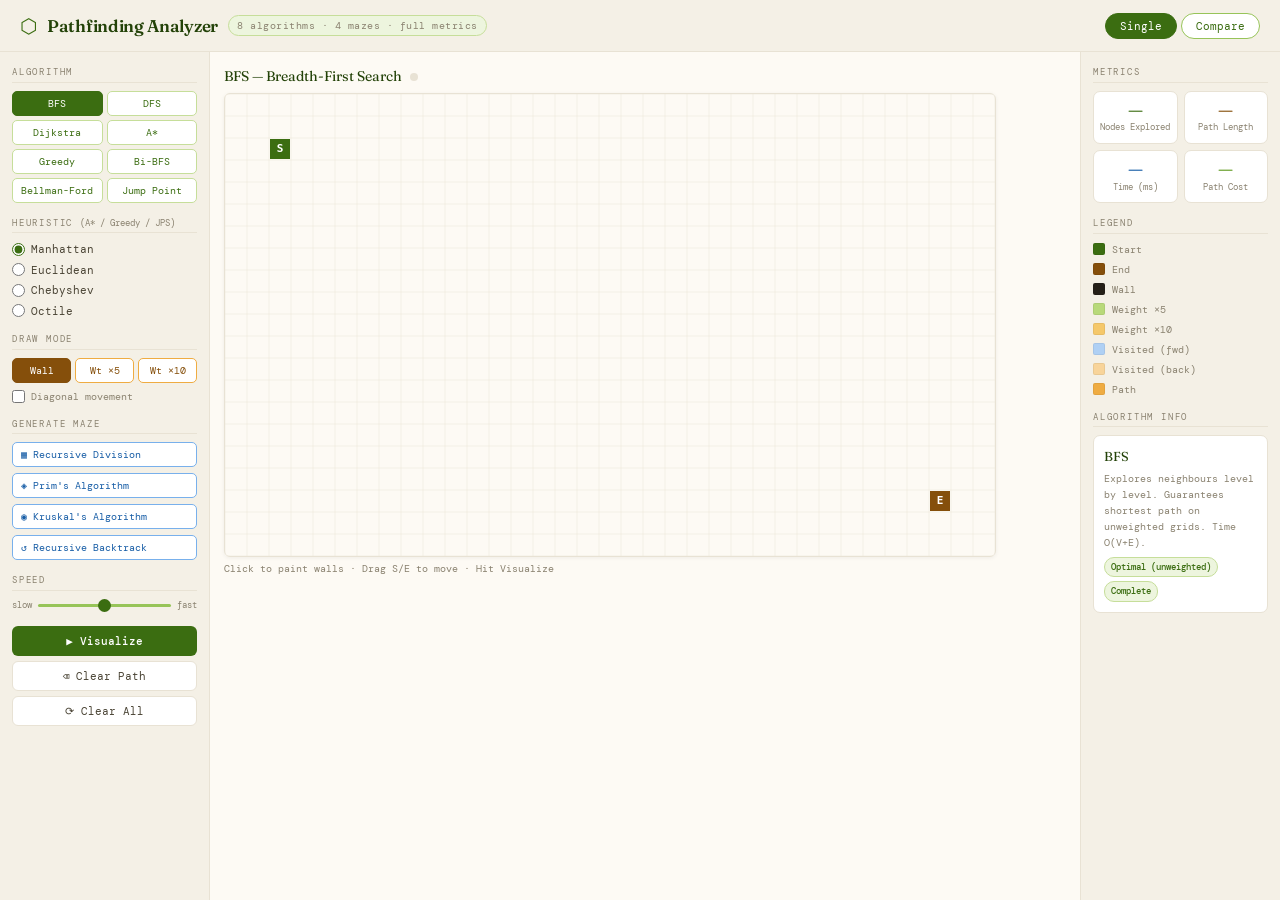
<file: index.html>
<!DOCTYPE html>
<html lang="en">
<head>
<meta charset="UTF-8">
<meta name="viewport" content="width=device-width, initial-scale=1.0">
<title>Pathfinding Analyzer</title>
<link href="https://fonts.googleapis.com/css2?family=DM+Mono:wght@300;400;500&family=Fraunces:opsz,wght@9..144,300;9..144,600&display=swap" rel="stylesheet">
<link rel="stylesheet" href="style.css">
</head>
<body>
<div class="app">

  <!-- TOP BAR -->
  <header class="topbar">
    <div class="topbar-left">
      <span class="logo">⬡</span>
      <h1>Pathfinding Analyzer</h1>
      <span class="tagline">8 algorithms · 4 mazes · full metrics</span>
    </div>
    <div class="topbar-right">
      <div class="mode-pills">
        <button class="mode-pill active" id="modeSingle" onclick="setMode('single')">Single</button>
        <button class="mode-pill" id="modeCompare" onclick="setMode('compare')">Compare</button>
      </div>
    </div>
  </header>

  <div class="layout">

    <!-- LEFT PANEL -->
    <aside class="panel panel-left">

      <div class="panel-section">
        <div class="panel-label">Algorithm</div>
        <div class="algo-grid" id="algoGrid">
          <button class="algo-btn active" data-algo="bfs">BFS</button>
          <button class="algo-btn" data-algo="dfs">DFS</button>
          <button class="algo-btn" data-algo="dijkstra">Dijkstra</button>
          <button class="algo-btn" data-algo="astar">A*</button>
          <button class="algo-btn" data-algo="greedy">Greedy</button>
          <button class="algo-btn" data-algo="bidir">Bi-BFS</button>
          <button class="algo-btn" data-algo="bellman">Bellman-Ford</button>
          <button class="algo-btn" data-algo="jps">Jump Point</button>
        </div>
      </div>

      <div class="panel-section">
        <div class="panel-label">Heuristic <span class="label-note">(A* / Greedy / JPS)</span></div>
        <div class="radio-group">
          <label class="radio-row"><input type="radio" name="heuristic" value="manhattan" checked> Manhattan</label>
          <label class="radio-row"><input type="radio" name="heuristic" value="euclidean"> Euclidean</label>
          <label class="radio-row"><input type="radio" name="heuristic" value="chebyshev"> Chebyshev</label>
          <label class="radio-row"><input type="radio" name="heuristic" value="octile"> Octile</label>
        </div>
      </div>

      <div class="panel-section" id="compareAlgoSection" style="display:none">
        <div class="panel-label">Compare Against</div>
        <select id="algoB" class="select-field">
          <option value="bfs">BFS</option>
          <option value="dfs">DFS</option>
          <option value="dijkstra">Dijkstra</option>
          <option value="astar" selected>A*</option>
          <option value="greedy">Greedy</option>
          <option value="bidir">Bi-BFS</option>
          <option value="bellman">Bellman-Ford</option>
          <option value="jps">Jump Point</option>
        </select>
      </div>

      <div class="panel-section">
        <div class="panel-label">Draw Mode</div>
        <div class="draw-pills">
          <button class="draw-pill active" id="drawWall"     onclick="setDrawMode('wall')">Wall</button>
          <button class="draw-pill"        id="drawWeight5"  onclick="setDrawMode('w5')">Wt ×5</button>
          <button class="draw-pill"        id="drawWeight10" onclick="setDrawMode('w10')">Wt ×10</button>
        </div>
        <label class="toggle-row">
          <input type="checkbox" id="diagToggle">
          <span class="toggle-label">Diagonal movement</span>
        </label>
      </div>

      <div class="panel-section">
        <div class="panel-label">Generate Maze</div>
        <button class="maze-btn" onclick="genMaze('recursive')">▦ Recursive Division</button>
        <button class="maze-btn" onclick="genMaze('prims')">◈ Prim's Algorithm</button>
        <button class="maze-btn" onclick="genMaze('kruskal')">◉ Kruskal's Algorithm</button>
        <button class="maze-btn" onclick="genMaze('backtrack')">↺ Recursive Backtrack</button>
      </div>

      <div class="panel-section">
        <div class="panel-label">Speed</div>
        <div class="speed-row">
          <span class="speed-label">slow</span>
          <input type="range" id="speedSlider" min="1" max="5" value="3">
          <span class="speed-label">fast</span>
        </div>
      </div>

      <div class="panel-section actions-section">
        <button class="btn-primary"   id="runBtn" onclick="runAlgo()">▶ Visualize</button>
        <button class="btn-secondary" onclick="resetPath()">⌫ Clear Path</button>
        <button class="btn-secondary" onclick="resetAll()">⟳ Clear All</button>
      </div>

    </aside>

    <!-- CENTER -->
    <main class="canvas-area">

      <div id="singleView">
        <div class="canvas-header">
          <span id="algoLabel" class="algo-label">BFS — Breadth-First Search</span>
          <span id="statusDot" class="status-dot idle"></span>
        </div>
        <canvas id="mainCanvas"></canvas>
        <div class="status-bar" id="statusBar">Click to paint walls · Drag S/E to move · Hit Visualize</div>
      </div>

      <div id="compareView" style="display:none">
        <div class="compare-row">
          <div class="compare-col">
            <div class="canvas-header">
              <span class="algo-label" id="cmpLabelA">—</span>
              <span class="status-dot idle" id="dotA"></span>
            </div>
            <canvas id="cmpCanvas1"></canvas>
          </div>
          <div class="compare-col">
            <div class="canvas-header">
              <span class="algo-label" id="cmpLabelB">—</span>
              <span class="status-dot idle" id="dotB"></span>
            </div>
            <canvas id="cmpCanvas2"></canvas>
          </div>
        </div>
        <div id="cmpMetrics" style="margin-top:10px"></div>
      </div>

    </main>

    <!-- RIGHT PANEL -->
    <aside class="panel panel-right">

      <div class="panel-section">
        <div class="panel-label">Metrics</div>
        <div class="metrics-grid">
          <div class="metric-card">
            <div class="metric-val"              id="mNodes">—</div>
            <div class="metric-name">Nodes Explored</div>
          </div>
          <div class="metric-card">
            <div class="metric-val accent-brown" id="mPath">—</div>
            <div class="metric-name">Path Length</div>
          </div>
          <div class="metric-card">
            <div class="metric-val accent-blue"  id="mTime">—</div>
            <div class="metric-name">Time (ms)</div>
          </div>
          <div class="metric-card">
            <div class="metric-val accent-green" id="mCost">—</div>
            <div class="metric-name">Path Cost</div>
          </div>
        </div>
      </div>

      <div class="panel-section">
        <div class="panel-label">Legend</div>
        <div class="legend">
          <div class="legend-row"><div class="legend-dot" style="background:var(--start)"></div><span>Start</span></div>
          <div class="legend-row"><div class="legend-dot" style="background:var(--end)"></div><span>End</span></div>
          <div class="legend-row"><div class="legend-dot" style="background:var(--wall)"></div><span>Wall</span></div>
          <div class="legend-row"><div class="legend-dot" style="background:var(--w5)"></div><span>Weight ×5</span></div>
          <div class="legend-row"><div class="legend-dot" style="background:var(--w10)"></div><span>Weight ×10</span></div>
          <div class="legend-row"><div class="legend-dot" style="background:var(--visited)"></div><span>Visited (fwd)</span></div>
          <div class="legend-row"><div class="legend-dot" style="background:var(--visited-b)"></div><span>Visited (back)</span></div>
          <div class="legend-row"><div class="legend-dot" style="background:var(--path)"></div><span>Path</span></div>
        </div>
      </div>

      <div class="panel-section">
        <div class="panel-label">Algorithm Info</div>
        <div class="algo-info-box" id="algoInfoBox"></div>
      </div>

    </aside>
  </div>
</div>
<script src="script.js"></script>
</body>
</html>
</file>
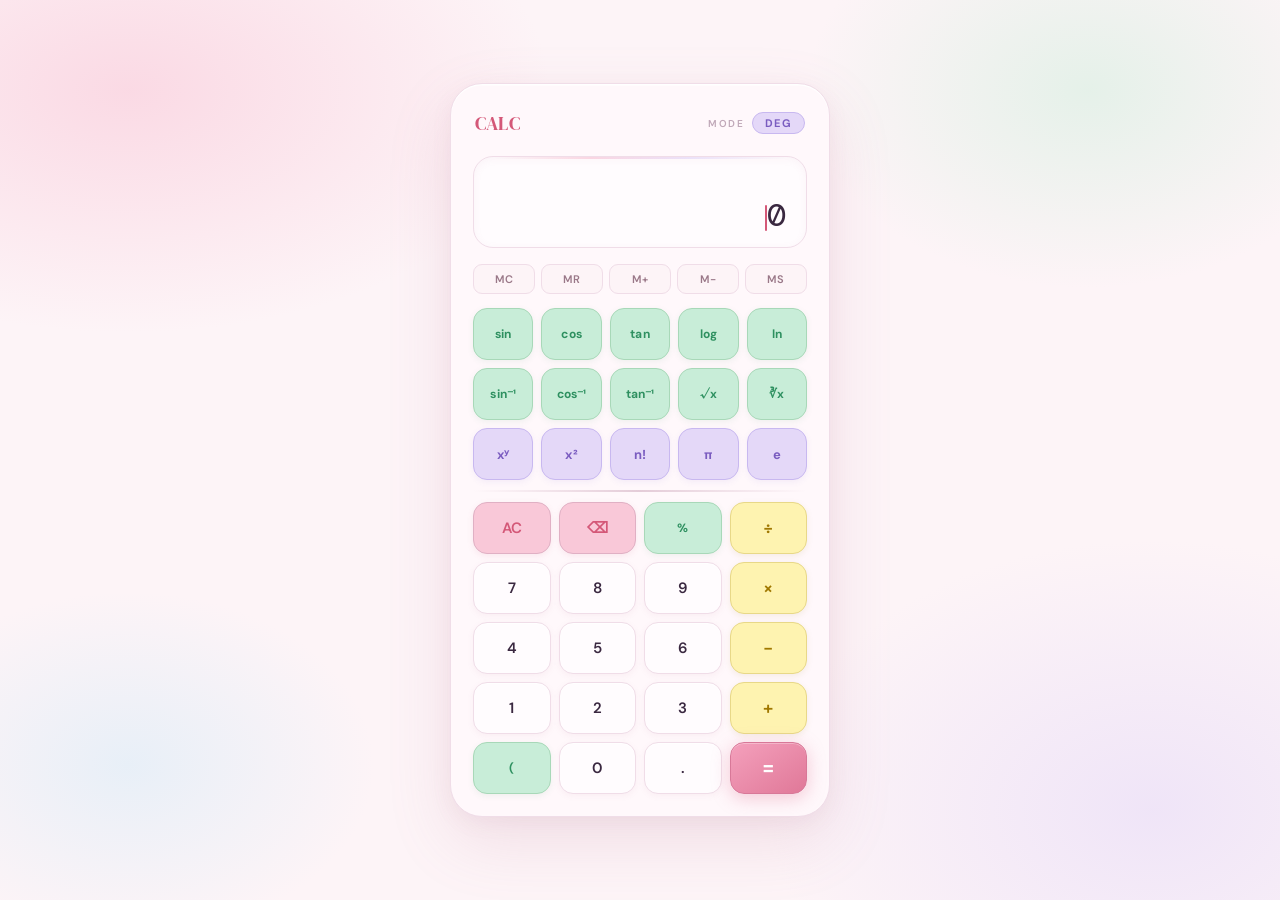
<file: beginner/Scientific-Calculator/index.html>
<!DOCTYPE html>
<html lang="en">
<head>
  <meta charset="UTF-8">
  <meta name="viewport" content="width=device-width, initial-scale=1.0">
  <title>Petal · Scientific Calculator</title>
  <link href="https://fonts.googleapis.com/css2?family=DM+Serif+Display&family=DM+Sans:wght@400;500;600&family=DM+Mono&display=swap" rel="stylesheet">
  <link rel="stylesheet" href="style.css">
</head>
<body>

<div class="calc-shell">

  <div class="brand">
    <span class="brand-name">CALC</span>
    <div style="display:flex;gap:8px;align-items:center;">
      <span class="mode-label">MODE</span>
      <span class="mode-pill" id="angleMode" onclick="toggleAngle()">DEG</span>
    </div>
  </div>

  <div class="display-wrap">
    <div class="expression-line" id="exprDisplay"></div>
    <div class="result-line" id="mainDisplay">0<span class="cursor-blink"></span></div>
  </div>

  <div class="mem-row">
    <button class="mem-btn" onclick="memClear()">MC</button>
    <button class="mem-btn" onclick="memRecall()">MR</button>
    <button class="mem-btn" onclick="memAdd()">M+</button>
    <button class="mem-btn" onclick="memSub()">M−</button>
    <button class="mem-btn" onclick="memStore()">MS</button>
  </div>

  <div class="btn-grid">

    <!-- Row 1: Trig -->
    <div class="row row-5">
      <button class="btn btn-fn" onclick="pressFunc('sin(')">sin</button>
      <button class="btn btn-fn" onclick="pressFunc('cos(')">cos</button>
      <button class="btn btn-fn" onclick="pressFunc('tan(')">tan</button>
      <button class="btn btn-fn" onclick="pressFunc('log10(')">log</button>
      <button class="btn btn-fn" onclick="pressFunc('ln(')">ln</button>
    </div>

    <!-- Row 2: Inverse + roots -->
    <div class="row row-5">
      <button class="btn btn-fn" onclick="pressFunc('asin(')">sin⁻¹</button>
      <button class="btn btn-fn" onclick="pressFunc('acos(')">cos⁻¹</button>
      <button class="btn btn-fn" onclick="pressFunc('atan(')">tan⁻¹</button>
      <button class="btn btn-fn" onclick="pressFunc('sqrt(')">√x</button>
      <button class="btn btn-fn" onclick="pressFunc('cbrt(')">∛x</button>
    </div>

    <!-- Row 3: Powers + constants -->
    <div class="row row-5">
      <button class="btn btn-const" onclick="pressOp('^')">xʸ</button>
      <button class="btn btn-const" onclick="pressFunc('sq(')">x²</button>
      <button class="btn btn-const" onclick="pressFunc('fact(')">n!</button>
      <button class="btn btn-const" onclick="pressConst('π')">π</button>
      <button class="btn btn-const" onclick="pressConst('e')">e</button>
    </div>

    <div class="sep"></div>

    <!-- Row 4: Clear + ops -->
    <div class="row row-4">
      <button class="btn btn-clr" onclick="allClear()">AC</button>
      <button class="btn btn-clr" onclick="deleteLast()">⌫</button>
      <button class="btn btn-fn"  onclick="pressOp('%')">%</button>
      <button class="btn btn-op"  onclick="pressOp('/')">÷</button>
    </div>

    <!-- Row 5 -->
    <div class="row row-4">
      <button class="btn btn-num" onclick="pressNum('7')">7</button>
      <button class="btn btn-num" onclick="pressNum('8')">8</button>
      <button class="btn btn-num" onclick="pressNum('9')">9</button>
      <button class="btn btn-op"  onclick="pressOp('×')">×</button>
    </div>

    <!-- Row 6 -->
    <div class="row row-4">
      <button class="btn btn-num" onclick="pressNum('4')">4</button>
      <button class="btn btn-num" onclick="pressNum('5')">5</button>
      <button class="btn btn-num" onclick="pressNum('6')">6</button>
      <button class="btn btn-op"  onclick="pressOp('−')">−</button>
    </div>

    <!-- Row 7 -->
    <div class="row row-4">
      <button class="btn btn-num" onclick="pressNum('1')">1</button>
      <button class="btn btn-num" onclick="pressNum('2')">2</button>
      <button class="btn btn-num" onclick="pressNum('3')">3</button>
      <button class="btn btn-op"  onclick="pressOp('+')">+</button>
    </div>

    <!-- Row 8 -->
    <div class="row row-4">
      <button class="btn btn-fn"  onclick="pressOpen()">(</button>
      <button class="btn btn-num" onclick="pressNum('0')">0</button>
      <button class="btn btn-num" onclick="pressDecimal()">.</button>
      <button class="btn btn-eq"  onclick="calculate()">=</button>
    </div>

  </div>
</div>

<script src="script.js"></script>
</body>
</html>
</file>
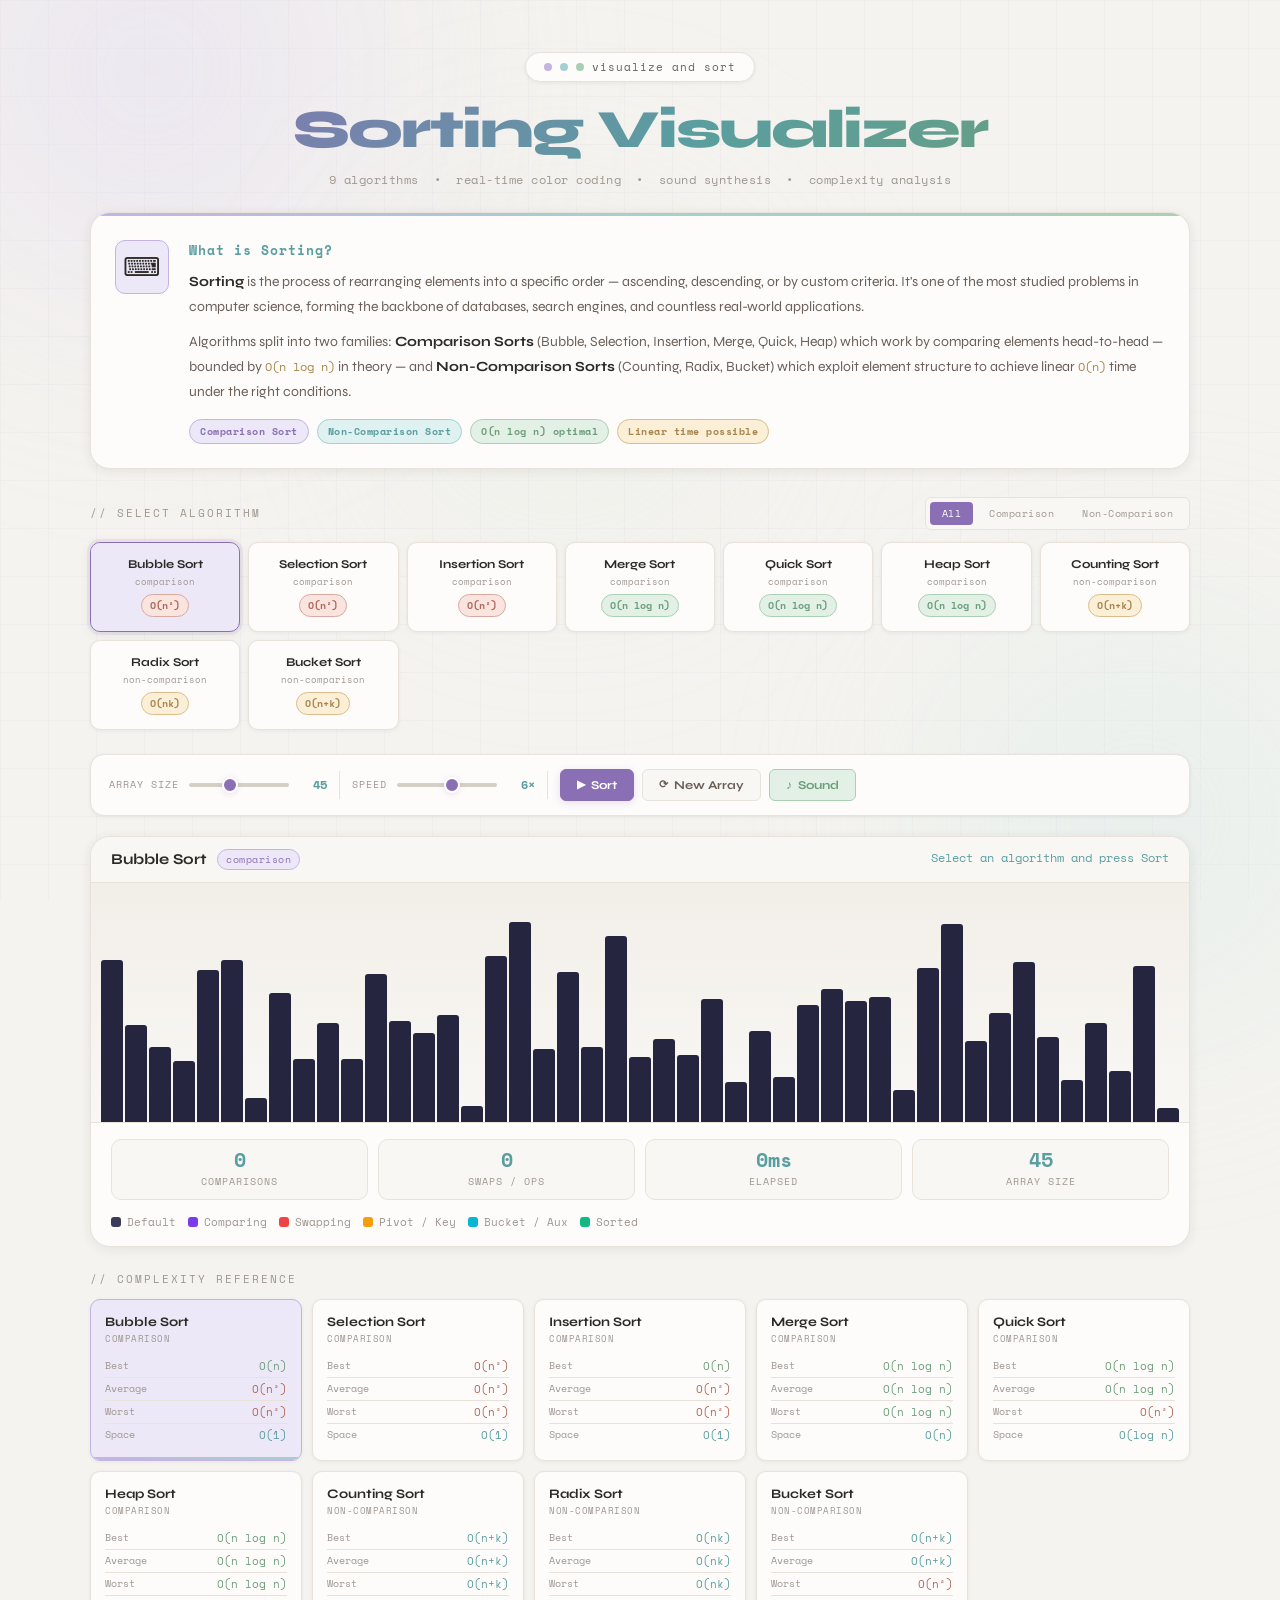
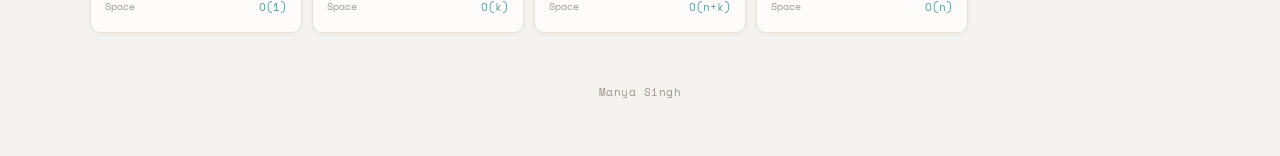
<file: beginner/Sorting Visualizer/index.html>
<!DOCTYPE html>
<html lang="en">
<head>
  <meta charset="UTF-8" />
  <meta name="viewport" content="width=device-width, initial-scale=1.0" />
  <title>Sorting Visualizer</title>
  <link rel="preconnect" href="https://fonts.googleapis.com" />
  <link rel="preconnect" href="https://fonts.gstatic.com" crossorigin />
  <link href="https://fonts.googleapis.com/css2?family=Space+Mono:ital,wght@0,400;0,700;1,400&family=Syne:wght@400;600;700;800&display=swap" rel="stylesheet" />
  <link rel="stylesheet" href="style.css" />
</head>
<body>

  <div class="bg-grid"></div>
  <div class="bg-glow glow-1"></div>
  <div class="bg-glow glow-2"></div>
  <div class="bg-glow glow-3"></div>

  <div id="app">

    <!-- HEADER -->
    <header class="header">
      <div class="header-eyebrow">
        <span class="dot dot-purple"></span>
        <span class="dot dot-cyan"></span>
        <span class="dot dot-green"></span>
        <span class="eyebrow-text">visualize and sort</span>
      </div>
      <h1 class="header-title">Sorting Visualizer</h1>
      <p class="header-sub">9 algorithms &nbsp;&bull;&nbsp; real-time color coding &nbsp;&bull;&nbsp; sound synthesis &nbsp;&bull;&nbsp; complexity analysis</p>
    </header>

    <!-- INTRO CARD -->
    <section class="intro-card" id="introCard">
      <div class="intro-accent-bar"></div>
      <div class="intro-inner">
        <div class="intro-icon">⌨</div>
        <div class="intro-content">
          <h2 class="intro-title">What is Sorting?</h2>
          <p class="intro-text">
            <strong>Sorting</strong> is the process of rearranging elements into a specific order — ascending, descending, or by custom criteria. It's one of the most studied problems in computer science, forming the backbone of databases, search engines, and countless real-world applications.
          </p>
          <p class="intro-text" style="margin-top:10px;">
            Algorithms split into two families: <strong class="text-purple">Comparison Sorts</strong> (Bubble, Selection, Insertion, Merge, Quick, Heap) which work by comparing elements head-to-head — bounded by <em>O(n log n)</em> in theory — and <strong class="text-cyan">Non-Comparison Sorts</strong> (Counting, Radix, Bucket) which exploit element structure to achieve linear <em>O(n)</em> time under the right conditions.
          </p>
          <div class="intro-tags">
            <span class="tag tag-purple">Comparison Sort</span>
            <span class="tag tag-cyan">Non-Comparison Sort</span>
            <span class="tag tag-green">O(n log n) optimal</span>
            <span class="tag tag-amber">Linear time possible</span>
          </div>
        </div>
      </div>
    </section>

    <!-- ALGORITHM SELECTOR -->
    <section class="section">
      <div class="section-header">
        <span class="section-label">// select algorithm</span>
        <div class="type-tabs">
          <button class="type-tab active" data-type="all">All</button>
          <button class="type-tab" data-type="comparison">Comparison</button>
          <button class="type-tab" data-type="non-comparison">Non-Comparison</button>
        </div>
      </div>
      <div class="algo-grid" id="algoGrid"></div>
    </section>

    <!-- CONTROLS -->
    <section class="controls-bar">
      <div class="control-group">
        <label class="control-label" for="sizeSlider">Array Size</label>
        <input type="range" id="sizeSlider" min="10" max="100" value="45" step="1" />
        <span class="control-val" id="sizeVal">45</span>
      </div>
      <div class="control-divider"></div>
      <div class="control-group">
        <label class="control-label" for="speedSlider">Speed</label>
        <input type="range" id="speedSlider" min="1" max="10" value="6" step="1" />
        <span class="control-val" id="speedVal">6×</span>
      </div>
      <div class="control-divider"></div>
      <div class="btn-group">
        <button class="btn btn-primary" id="sortBtn">
          <span class="btn-icon">▶</span> Sort
        </button>
        <button class="btn btn-secondary" id="genBtn">
          <span class="btn-icon">⟳</span> New Array
        </button>
        <button class="btn btn-stop" id="stopBtn" style="display:none">
          <span class="btn-icon">■</span> Stop
        </button>
        <button class="btn btn-sound on" id="soundBtn">
          <span id="soundIcon">♪</span> <span id="soundLabel">Sound</span>
        </button>
      </div>
    </section>

    <!-- VISUALIZER -->
    <section class="viz-section">
      <div class="viz-topbar">
        <div class="algo-display" id="algoDisplay">
          <span class="algo-display-name" id="algoDisplayName">Bubble Sort</span>
          <span class="algo-display-type" id="algoDisplayType">comparison</span>
        </div>
        <div class="status-bar" id="statusBar">Select an algorithm and press Sort</div>
      </div>

      <div class="viz-canvas-wrap">
        <div class="viz-canvas" id="vizCanvas"></div>
      </div>

      <div class="viz-footer">
        <div class="stats-row">
          <div class="stat-card">
            <div class="stat-val" id="compCount">0</div>
            <div class="stat-label">Comparisons</div>
          </div>
          <div class="stat-card">
            <div class="stat-val" id="swapCount">0</div>
            <div class="stat-label">Swaps / Ops</div>
          </div>
          <div class="stat-card">
            <div class="stat-val" id="timeEl">0ms</div>
            <div class="stat-label">Elapsed</div>
          </div>
          <div class="stat-card">
            <div class="stat-val" id="arraySizeEl">45</div>
            <div class="stat-label">Array Size</div>
          </div>
        </div>
        <div class="legend">
          <div class="legend-item"><span class="legend-dot" style="background:#3b3b5c"></span>Default</div>
          <div class="legend-item"><span class="legend-dot" style="background:#7c3aed"></span>Comparing</div>
          <div class="legend-item"><span class="legend-dot" style="background:#ef4444"></span>Swapping</div>
          <div class="legend-item"><span class="legend-dot" style="background:#f59e0b"></span>Pivot / Key</div>
          <div class="legend-item"><span class="legend-dot" style="background:#06b6d4"></span>Bucket / Aux</div>
          <div class="legend-item"><span class="legend-dot" style="background:#10b981"></span>Sorted</div>
        </div>
      </div>
    </section>

    <!-- COMPLEXITY PANEL -->
    <section class="section">
      <div class="section-header">
        <span class="section-label">// complexity reference</span>
      </div>
      <div class="complexity-grid" id="complexityGrid"></div>
    </section>

    <footer class="footer">
      <span class="footer-mono">Manya Singh</span>
    </footer>

  </div>

  <script src="script.js"></script>
</body>
</html>
</file>
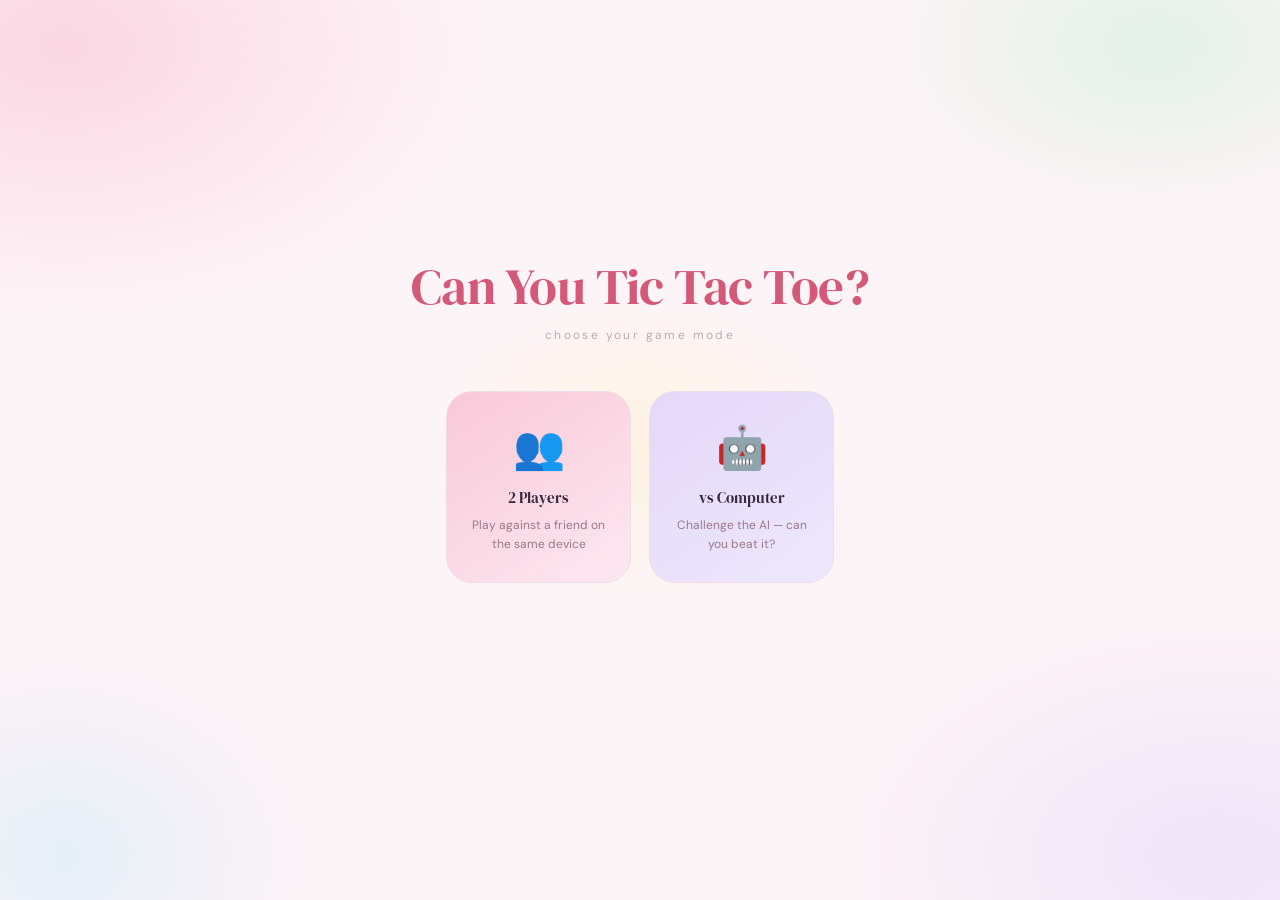
<file: beginner/Tic-Tac-Toe/index.html>
<!DOCTYPE html>
<html lang="en">
<head>
<meta charset="UTF-8">
<meta name="viewport" content="width=device-width, initial-scale=1.0">
<title>Petal · Tic Tac Toe</title>
<link href="https://fonts.googleapis.com/css2?family=DM+Serif+Display&family=DM+Sans:wght@400;500;600;700&display=swap" rel="stylesheet">
<link rel="stylesheet" href="style.css">
</head>
<body>

<div class="particles" id="particles"></div>

<!-- MENU SCREEN -->
<div class="screen" id="menuScreen">
  <div class="logo">Can You Tic Tac Toe?</div>
  <div class="logo-sub">choose your game mode</div>

  <div class="mode-cards">
    <div class="mode-card card-pink" onclick="pickMode('2p')">
      <span class="mode-icon">👥</span>
      <div class="mode-title">2 Players</div>
      <div class="mode-desc">Play against a friend on the same device</div>
    </div>
    <div class="mode-card card-lavender" onclick="pickMode('ai')">
      <span class="mode-icon">🤖</span>
      <div class="mode-title">vs Computer</div>
      <div class="mode-desc">Challenge the AI — can you beat it?</div>
    </div>
  </div>

  <div class="diff-row" id="diffRow">
    <span class="diff-label">Difficulty :</span>
    <button class="diff-btn" onclick="setDiff('easy',this)">Easy</button>
    <button class="diff-btn active" onclick="setDiff('medium',this)">Medium</button>
    <button class="diff-btn" onclick="setDiff('hard',this)">Hard</button>
  </div>
</div>

<!-- GAME SCREEN -->
<div class="screen hidden" id="gameScreen">
  <div class="game-wrap">

    <div class="game-header">
      <button class="icon-btn" onclick="goMenu()">←</button>
      <div class="game-title" id="gTitle">Two Players</div>
      <button class="icon-btn" onclick="newRound()" title="Restart">↺</button>
    </div>

    <div class="score-bar">
      <div class="score-slot slot-x" id="sX">
        <div class="s-label">X</div>
        <div class="s-num" id="sXn">0</div>
        <div class="s-name">Player 1</div>
      </div>
      <div class="sdiv"></div>
      <div class="score-slot slot-draw">
        <div class="s-label">—</div>
        <div class="s-num" id="sDn">0</div>
        <div class="s-name">Draws</div>
      </div>
      <div class="sdiv"></div>
      <div class="score-slot slot-o" id="sO">
        <div class="s-label">O</div>
        <div class="s-num" id="sOn">0</div>
        <div class="s-name" id="oName">Player 2</div>
      </div>
    </div>

    <div class="turn-row">
      <span class="tsym" id="tsym">X</span>
      <span id="ttxt">Player 1's Turn</span>
    </div>

    <div class="board-wrap">
      <div class="board" id="board"></div>
      <div class="ai-thinking" id="aiDot">
        thinking<span class="dots"><span>.</span><span>.</span><span>.</span></span>
      </div>
    </div>

    <div class="result-banner">
      <div class="rmain" id="rmain"></div>
      <button class="pa-btn" id="paBtn" onclick="newRound()">Play Again </button>
    </div>

  </div>
</div>

<script src="script.js"></script>
</body>
</html>
</file>
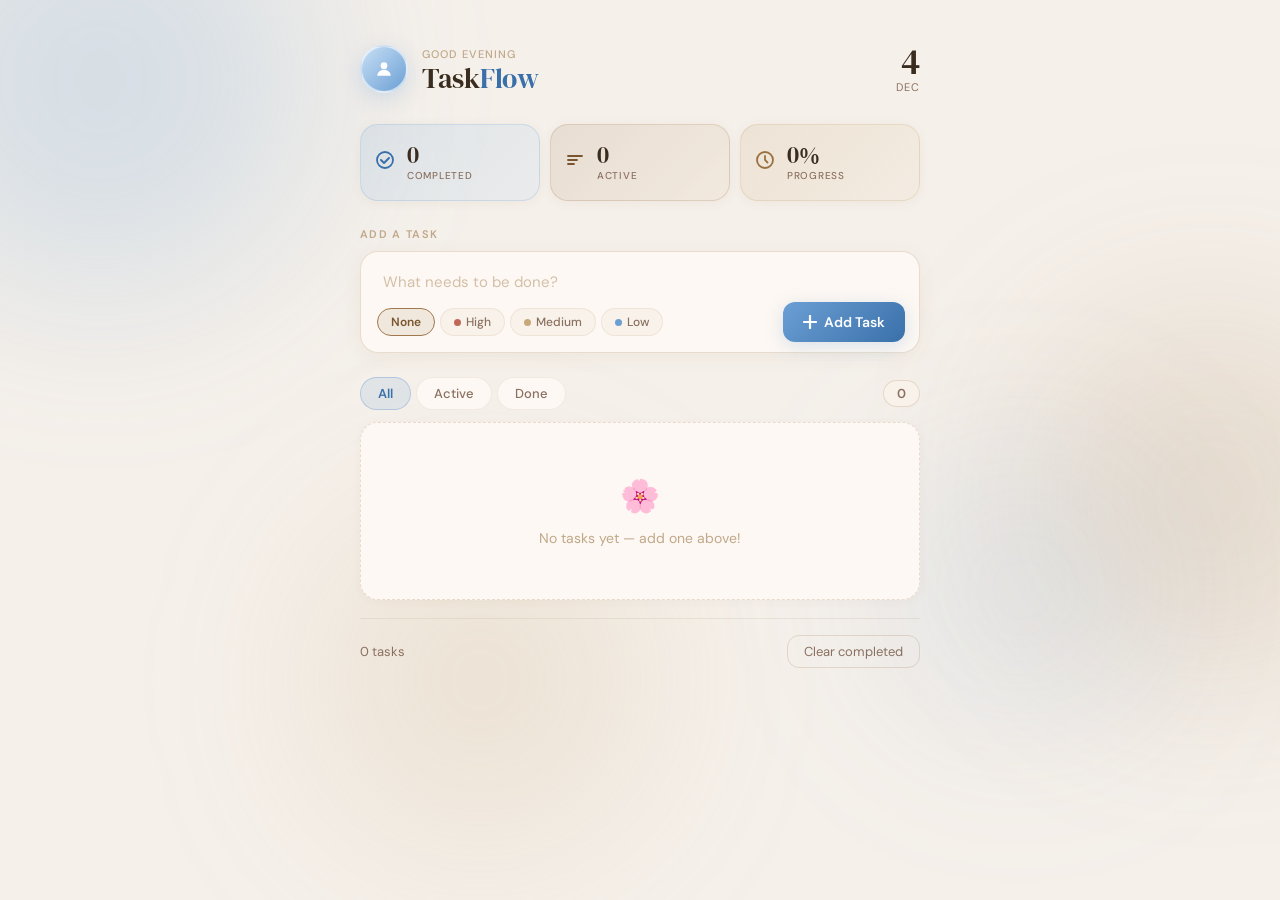
<file: beginner/To-Do App (Local)/index.html>
<!DOCTYPE html>
<html lang="en">
<head>
<meta charset="UTF-8">
<meta name="viewport" content="width=device-width, initial-scale=1">
<title>TaskFlow · Petal</title>
<link rel="preconnect" href="https://fonts.googleapis.com">
<link href="https://fonts.googleapis.com/css2?family=DM+Serif+Display:ital@0;1&family=DM+Sans:wght@300;400;500;600;700&display=swap" rel="stylesheet">
<link rel="stylesheet" href="style.css">
</head>
<body>

<div class="blob blob-1"></div>
<div class="blob blob-2"></div>
<div class="blob blob-3"></div>
<div class="blob blob-4"></div>

<div class="app">

  <header class="header">
    <div class="header-left">
      <div class="avatar">
        <svg width="20" height="20" viewBox="0 0 24 24" fill="none">
          <circle cx="12" cy="8" r="4" fill="currentColor"/>
          <path d="M4 20c0-4 3.6-7 8-7s8 3 8 7" fill="currentColor"/>
        </svg>
      </div>
      <div>
        <p class="welcome-label">Good <span id="timeLabel">day</span></p>
        <h1 class="app-title">Task<span class="title-accent">Flow</span></h1>
      </div>
    </div>
    <div class="date-block">
      <div class="date-num" id="dateNum"></div>
      <div class="date-month" id="dateMonth"></div>
    </div>
  </header>

  <div class="stats-row">
    <div class="stat-card blue-card">
      <div class="stat-icon">
        <svg width="20" height="20" viewBox="0 0 20 20" fill="none">
          <circle cx="10" cy="10" r="8" stroke="currentColor" stroke-width="1.8"/>
          <path d="M6 10l3 3 5-5" stroke="currentColor" stroke-width="2" stroke-linecap="round" stroke-linejoin="round"/>
        </svg>
      </div>
      <div class="stat-info">
        <span class="stat-big" id="stat-done">0</span>
        <span class="stat-lbl">Completed</span>
      </div>
    </div>
    <div class="stat-card brown-card">
      <div class="stat-icon">
        <svg width="20" height="20" viewBox="0 0 20 20" fill="none">
          <path d="M3 6h14M3 10h9M3 14h6" stroke="currentColor" stroke-width="1.8" stroke-linecap="round"/>
        </svg>
      </div>
      <div class="stat-info">
        <span class="stat-big" id="stat-active">0</span>
        <span class="stat-lbl">Active</span>
      </div>
    </div>
    <div class="stat-card sand-card">
      <div class="stat-icon">
        <svg width="20" height="20" viewBox="0 0 20 20" fill="none">
          <circle cx="10" cy="10" r="8" stroke="currentColor" stroke-width="1.8"/>
          <path d="M10 6v4l2.5 2.5" stroke="currentColor" stroke-width="1.8" stroke-linecap="round"/>
        </svg>
      </div>
      <div class="stat-info">
        <span class="stat-big" id="stat-pct">0%</span>
        <span class="stat-lbl">Progress</span>
      </div>
    </div>
  </div>

  <div class="section-label">Add a task</div>

  <div class="input-area">
    <input id="taskInput" type="text" placeholder="What needs to be done?" maxlength="200" autocomplete="off">
    <div class="input-bottom">
      <div class="priority-group">
        <button class="pri-btn active" data-p="none">None</button>
        <button class="pri-btn" data-p="high">
          <span class="pri-dot high-dot"></span>High
        </button>
        <button class="pri-btn" data-p="medium">
          <span class="pri-dot med-dot"></span>Medium
        </button>
        <button class="pri-btn" data-p="low">
          <span class="pri-dot low-dot"></span>Low
        </button>
      </div>
      <button class="btn-add" onclick="addTask()">
        <svg width="14" height="14" viewBox="0 0 14 14" fill="none">
          <path d="M7 1v12M1 7h12" stroke="currentColor" stroke-width="2.2" stroke-linecap="round"/>
        </svg>
        Add Task
      </button>
    </div>
  </div>

  <div class="tasks-header">
    <div class="filter-row">
      <button class="filter-btn active" data-filter="all"    onclick="setFilter('all')">All</button>
      <button class="filter-btn"        data-filter="active" onclick="setFilter('active')">Active</button>
      <button class="filter-btn"        data-filter="done"   onclick="setFilter('done')">Done</button>
    </div>
    <span class="task-count-badge" id="taskCountBadge">0</span>
  </div>

  <ul class="task-list" id="taskList"></ul>

  <div class="footer">
    <span id="footerCount"></span>
    <button class="btn-clear" onclick="clearCompleted()">Clear completed</button>
  </div>

</div>

<script src="script.js"></script>
</body>
</html>
</file>
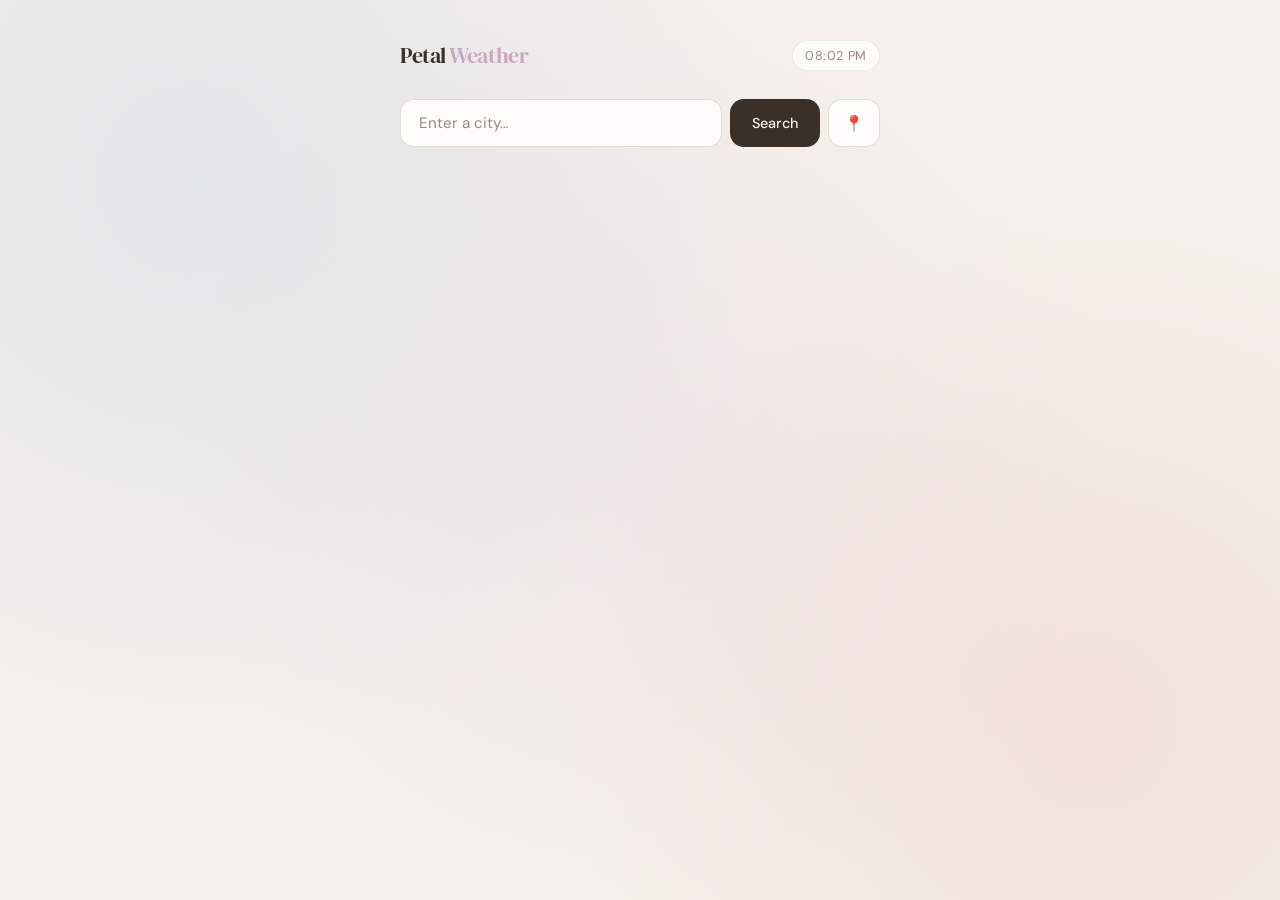
<file: beginner/Weather App/index.html>
<!DOCTYPE html>
<html lang="en">
<head>
<meta charset="UTF-8">
<meta name="viewport" content="width=device-width, initial-scale=1.0">
<title>Petal Weather</title>
<link href="https://fonts.googleapis.com/css2?family=DM+Sans:wght@300;400;500;600&family=DM+Serif+Display&display=swap" rel="stylesheet">
<style>
  *, *::before, *::after { box-sizing: border-box; margin: 0; padding: 0; }

  :root {
    --bg:        #f5f0eb;
    --surface:   #fefcf9;
    --surface2:  #f9f4ef;
    --border:    rgba(180,160,140,0.2);
    --border2:   rgba(180,160,140,0.35);
    --text:      #3a3028;
    --muted:     #9a8878;
    --rose:      #e8a0a0;
    --rose-bg:   #fdf0f0;
    --sky:       #8bbce8;
    --sky-bg:    #eef5fc;
    --sage:      #8db8a0;
    --sage-bg:   #eef6f1;
    --lavender:  #a898d8;
    --lav-bg:    #f2eefb;
    --peach:     #e8b090;
    --peach-bg:  #fdf3ec;
    --mauve:     #c8a8c0;
    --radius:    20px;
    --radius-sm: 12px;
  }

  body {
    font-family: 'DM Sans', sans-serif;
    min-height: 100vh;
    display: flex;
    align-items: flex-start;
    justify-content: center;
    padding: 40px 20px 60px;
    background-color: var(--bg);
    background-image:
      radial-gradient(circle at 15% 20%, rgba(168,200,220,0.25) 0%, transparent 45%),
      radial-gradient(circle at 85% 80%, rgba(232,160,160,0.2) 0%, transparent 40%),
      radial-gradient(circle at 50% 50%, rgba(200,168,192,0.12) 0%, transparent 60%);
    color: var(--text);
  }

  .app { width: 100%; max-width: 480px; }

  /* Header */
  .header {
    display: flex; align-items: center; justify-content: space-between;
    margin-bottom: 28px;
  }
  .logo {
    font-family: 'DM Serif Display', serif;
    font-size: 1.4rem; color: var(--text);
    letter-spacing: -0.02em;
  }
  .logo em { color: var(--mauve); font-style: normal; }
  .clock {
    font-size: 0.8rem; color: var(--muted);
    background: var(--surface);
    border: 1px solid var(--border);
    padding: 6px 12px; border-radius: 30px;
    letter-spacing: 0.05em;
  }

  /* Search */
  .search-row { display: flex; gap: 8px; margin-bottom: 24px; }
  .search-input {
    flex: 1;
    background: var(--surface);
    border: 1px solid var(--border2);
    border-radius: 14px;
    padding: 13px 18px;
    font-family: 'DM Sans', sans-serif;
    font-size: 0.95rem;
    color: var(--text);
    outline: none;
    transition: border-color 0.25s, box-shadow 0.25s;
  }
  .search-input::placeholder { color: var(--muted); }
  .search-input:focus {
    border-color: var(--mauve);
    box-shadow: 0 0 0 3px rgba(200,168,192,0.18);
  }
  .btn-search {
    background: var(--text);
    color: var(--bg);
    border: none;
    border-radius: 14px;
    padding: 13px 22px;
    font-family: 'DM Sans', sans-serif;
    font-size: 0.9rem; font-weight: 500;
    cursor: pointer;
    transition: opacity 0.2s, transform 0.15s;
    white-space: nowrap;
  }
  .btn-search:hover { opacity: 0.85; transform: translateY(-1px); }
  .btn-loc {
    background: var(--surface);
    border: 1px solid var(--border2);
    border-radius: 14px;
    padding: 13px 15px;
    font-size: 1rem; cursor: pointer;
    transition: background 0.2s;
  }
  .btn-loc:hover { background: var(--surface2); }

  /* Status */
  .status { text-align: center; padding: 20px; color: var(--muted); font-size: 0.9rem; }
  .loader {
    display: inline-block; width: 28px; height: 28px;
    border: 2.5px solid var(--border2);
    border-top-color: var(--mauve);
    border-radius: 50%;
    animation: spin 0.8s linear infinite;
    margin-bottom: 8px;
  }
  @keyframes spin { to { transform: rotate(360deg); } }
  .error { color: var(--rose); font-size: 0.88rem; text-align: center; padding: 12px; }

  /* Card */
  .card {
    background: var(--surface);
    border: 1px solid var(--border);
    border-radius: var(--radius);
    padding: 28px;
    margin-bottom: 12px;
    animation: popIn 0.4s cubic-bezier(.34,1.4,.64,1) both;
  }
  @keyframes popIn {
    from { opacity: 0; transform: scale(0.97) translateY(10px); }
    to   { opacity: 1; transform: scale(1) translateY(0); }
  }

  /* Location row */
  .loc-row {
    display: flex; justify-content: space-between; align-items: flex-start;
    margin-bottom: 24px;
  }
  .city { font-family: 'DM Serif Display', serif; font-size: 1.6rem; color: var(--text); line-height: 1.1; }
  .country {
    display: inline-block; margin-top: 5px;
    font-size: 0.72rem; color: var(--muted);
    text-transform: uppercase; letter-spacing: 0.12em;
    background: var(--surface2); border: 1px solid var(--border);
    padding: 3px 10px; border-radius: 30px;
  }
  .date { font-size: 0.8rem; color: var(--muted); text-align: right; line-height: 1.5; }

  /* Temp main */
  .temp-row {
    display: flex; align-items: center; gap: 18px; margin-bottom: 20px;
  }
  .icon-wrap {
    font-size: 4.5rem; line-height: 1;
    animation: float 5s ease-in-out infinite;
    filter: saturate(0.85) brightness(1.1);
  }
  @keyframes float { 0%,100%{transform:translateY(0)} 50%{transform:translateY(-6px)} }
  .temp {
    font-family: 'DM Serif Display', serif;
    font-size: 4.5rem; line-height: 1;
    color: var(--text);
    letter-spacing: -0.03em;
  }
  .temp sup { font-size: 1.8rem; vertical-align: super; }
  .desc { font-size: 0.95rem; color: var(--muted); text-transform: capitalize; margin-top: 4px; }
  .feels { font-size: 0.8rem; color: var(--muted); margin-top: 2px; }

  /* Hi/Lo */
  .hl-row { display: flex; gap: 8px; margin-bottom: 20px; }
  .badge {
    display: flex; align-items: center; gap: 5px;
    font-size: 0.82rem; font-weight: 500;
    padding: 5px 13px; border-radius: 30px;
  }
  .badge-high { background: var(--rose-bg); color: #b06060; border: 1px solid rgba(232,160,160,0.35); }
  .badge-low  { background: var(--sky-bg);  color: #5080b0; border: 1px solid rgba(139,188,232,0.35); }

  /* Stats */
  .stats { display: grid; grid-template-columns: 1fr 1fr; gap: 10px; margin-bottom: 18px; }
  .stat {
    background: var(--surface2); border: 1px solid var(--border);
    border-radius: var(--radius-sm); padding: 14px 16px;
    display: flex; align-items: center; gap: 12px;
  }
  .stat-icon { font-size: 1.3rem; }
  .stat-label { font-size: 0.68rem; color: var(--muted); text-transform: uppercase; letter-spacing: 0.1em; }
  .stat-val { font-size: 0.95rem; font-weight: 500; color: var(--text); margin-top: 2px; }

  /* Sun row */
  .sun-row { display: flex; gap: 10px; }
  .sun-item {
    flex: 1; background: var(--peach-bg); border: 1px solid rgba(232,176,144,0.3);
    border-radius: var(--radius-sm); padding: 12px 14px;
    display: flex; align-items: center; gap: 10px;
  }
  .sun-icon { font-size: 1.2rem; }
  .sun-label { font-size: 0.68rem; color: #a07060; text-transform: uppercase; letter-spacing: 0.1em; }
  .sun-time { font-size: 0.88rem; font-weight: 500; color: #7a5040; margin-top: 2px; }

  /* Forecast */
  .forecast-card { animation-delay: 0.1s; }
  .section-label {
    font-size: 0.68rem; letter-spacing: 0.15em; text-transform: uppercase;
    color: var(--muted); margin-bottom: 14px;
  }
  .fc-list { display: flex; flex-direction: column; gap: 8px; }
  .fc-item {
    display: grid; grid-template-columns: 1fr 32px 1fr auto;
    align-items: center; gap: 12px;
    padding: 10px 14px; border-radius: var(--radius-sm);
    background: var(--surface2); border: 1px solid var(--border);
    transition: background 0.2s;
  }
  .fc-item:hover { background: #f0ebe5; }
  .fc-day { font-size: 0.88rem; font-weight: 500; }
  .fc-icon { font-size: 1.3rem; text-align: center; }
  .fc-desc { font-size: 0.75rem; color: var(--muted); text-transform: capitalize; }
  .fc-temps { font-size: 0.82rem; display: flex; gap: 8px; white-space: nowrap; }
  .fc-hi { color: #b06060; }
  .fc-lo { color: #5080b0; }

  #weather-result, #forecast-result { display: none; }

  @media (max-width: 420px) {
    .temp { font-size: 3.6rem; }
    .icon-wrap { font-size: 3.5rem; }
    .stats { grid-template-columns: 1fr 1fr; }
  }
</style>
</head>
<body>
<div class="app">

  <div class="header">
    <div class="logo">Petal <em>Weather</em></div>
    <div class="clock" id="clock">—</div>
  </div>

  <div class="search-row">
    <input class="search-input" id="city" type="text" placeholder="Enter a city…"
           onkeydown="if(event.key==='Enter')getWeather()">
    <button class="btn-search" onclick="getWeather()">Search</button>
    <button class="btn-loc" onclick="getLocation()" title="Use my location">📍</button>
  </div>

  <div id="status-msg"></div>

  <div id="weather-result">
    <div class="card">
      <div class="loc-row">
        <div>
          <div class="city" id="w-city">—</div>
          <span class="country" id="w-country">—</span>
        </div>
        <div class="date" id="w-date">—</div>
      </div>

      <div class="temp-row">
        <div class="icon-wrap" id="w-icon">🌤</div>
        <div>
          <div class="temp"><span id="w-temp">—</span><sup>°C</sup></div>
          <div class="desc" id="w-desc">—</div>
          <div class="feels">Feels like <span id="w-feels">—</span>°C</div>
        </div>
      </div>

      <div class="hl-row">
        <div class="badge badge-high">↑ <span id="w-high">—</span>°C</div>
        <div class="badge badge-low">↓ <span id="w-low">—</span>°C</div>
      </div>

      <div class="stats">
        <div class="stat">
          <div class="stat-icon">💧</div>
          <div><div class="stat-label">Humidity</div><div class="stat-val"><span id="w-humidity">—</span>%</div></div>
        </div>
        <div class="stat">
          <div class="stat-icon">🌬</div>
          <div><div class="stat-label">Wind</div><div class="stat-val"><span id="w-wind">—</span> m/s</div></div>
        </div>
        <div class="stat">
          <div class="stat-icon">👁</div>
          <div><div class="stat-label">Visibility</div><div class="stat-val"><span id="w-vis">—</span> km</div></div>
        </div>
        <div class="stat">
          <div class="stat-icon">📊</div>
          <div><div class="stat-label">Pressure</div><div class="stat-val"><span id="w-pressure">—</span> hPa</div></div>
        </div>
      </div>

      <div class="sun-row">
        <div class="sun-item">
          <div class="sun-icon">🌅</div>
          <div><div class="sun-label">Sunrise</div><div class="sun-time" id="w-rise">—</div></div>
        </div>
        <div class="sun-item">
          <div class="sun-icon">🌇</div>
          <div><div class="sun-label">Sunset</div><div class="sun-time" id="w-set">—</div></div>
        </div>
      </div>
    </div>
  </div>

  <div id="forecast-result">
    <div class="card forecast-card">
      <div class="section-label">5-Day Forecast</div>
      <div class="fc-list" id="fc-list"></div>
    </div>
  </div>

</div>

<script>
const API_KEY = "49e83bc60b62d0cf5d132c161cb8ebe1";

// ── Clock ──────────────────────────────────────────────
function tick() {
  document.getElementById('clock').textContent =
    new Date().toLocaleTimeString([], { hour: '2-digit', minute: '2-digit' });
}
setInterval(tick, 1000);
tick();

// ── Status helpers ─────────────────────────────────────
function setStatus(html) { document.getElementById('status-msg').innerHTML = html; }
function showLoader()     { setStatus('<div class="status"><div class="loader"></div></div>'); }
function showError(msg)   { setStatus(`<div class="error">⚠ ${msg}</div>`); }

function showResults() {
  document.getElementById('weather-result').style.display = 'block';
  document.getElementById('forecast-result').style.display = 'block';
  setStatus('');
}

// ── Weather icon mapper ────────────────────────────────
function getIcon(id, isDay = true) {
  if (id >= 200 && id < 300) return '⛈';
  if (id >= 300 && id < 400) return '🌦';
  if (id >= 500 && id < 600) return id < 502 ? '🌧' : '🌧';
  if (id >= 600 && id < 700) return '❄️';
  if (id >= 700 && id < 800) return '🌫';
  if (id === 800) return isDay ? '☀️' : '🌙';
  if (id === 801) return '🌤';
  if (id === 802) return '⛅';
  if (id >= 803) return '☁️';
  return '🌡';
}

// ── Time formatter ─────────────────────────────────────
function fmtTime(unix, offset) {
  const d = new Date((unix + offset) * 1000);
  return d.toUTCString().slice(17, 22); // HH:MM from UTC string
}

// ── Render current weather ─────────────────────────────
function renderCurrent(d) {
  const offset    = d.sys.timezone;
  const weatherId = d.weather[0].id;
  const isDay     = Date.now() / 1000 > d.sys.sunrise && Date.now() / 1000 < d.sys.sunset;
  const date      = new Date((Date.now() / 1000 + offset) * 1000);
  const dateStr   = date.toUTCString().slice(0, 16);

  document.getElementById('w-city').textContent    = d.name;
  document.getElementById('w-country').textContent = d.sys.country;
  document.getElementById('w-date').innerHTML      = dateStr;
  document.getElementById('w-icon').textContent    = getIcon(weatherId, isDay);
  document.getElementById('w-temp').textContent    = Math.round(d.main.temp);
  document.getElementById('w-feels').textContent   = Math.round(d.main.feels_like);
  document.getElementById('w-desc').textContent    = d.weather[0].description;
  document.getElementById('w-high').textContent    = Math.round(d.main.temp_max);
  document.getElementById('w-low').textContent     = Math.round(d.main.temp_min);
  document.getElementById('w-humidity').textContent= d.main.humidity;
  document.getElementById('w-wind').textContent    = d.wind.speed.toFixed(1);
  document.getElementById('w-vis').textContent     = ((d.visibility || 0) / 1000).toFixed(1);
  document.getElementById('w-pressure').textContent= d.main.pressure;
  document.getElementById('w-rise').textContent    = fmtTime(d.sys.sunrise, offset);
  document.getElementById('w-set').textContent     = fmtTime(d.sys.sunset,  offset);
}

// ── Render forecast ────────────────────────────────────
function renderForecast(d) {
  const days = {};
  const dayNames = ['Sun','Mon','Tue','Wed','Thu','Fri','Sat'];

  d.list.forEach(item => {
    const date = new Date(item.dt * 1000);
    const key  = date.toDateString();
    if (!days[key]) days[key] = { name: dayNames[date.getDay()], highs: [], lows: [], ids: [], descs: [] };
    days[key].highs.push(item.main.temp_max);
    days[key].lows.push(item.main.temp_min);
    days[key].ids.push(item.weather[0].id);
    days[key].descs.push(item.weather[0].description);
  });

  const entries = Object.values(days).slice(1, 6);
  const list    = document.getElementById('fc-list');
  list.innerHTML = '';

  entries.forEach(day => {
    const hi   = Math.round(Math.max(...day.highs));
    const lo   = Math.round(Math.min(...day.lows));
    const icon = getIcon(day.ids[Math.floor(day.ids.length / 2)]);
    const desc = day.descs[Math.floor(day.descs.length / 2)];

    const el   = document.createElement('div');
    el.className = 'fc-item';
    el.innerHTML = `
      <div class="fc-day">${day.name}</div>
      <div class="fc-icon">${icon}</div>
      <div class="fc-desc">${desc}</div>
      <div class="fc-temps">
        <span class="fc-hi">↑${hi}°</span>
        <span class="fc-lo">↓${lo}°</span>
      </div>`;
    list.appendChild(el);
  });
}

// ── Core fetch ────────────────────────────────────────
async function fetchWeather(params) {
  showLoader();
  try {
    const qs = new URLSearchParams({ ...params, appid: API_KEY, units: 'metric' });
    const [wRes, fRes] = await Promise.all([
      fetch(`https://api.openweathermap.org/data/2.5/weather?${qs}`),
      fetch(`https://api.openweathermap.org/data/2.5/forecast?${qs}`)
    ]);

    const wData = await wRes.json();
    const fData = await fRes.json();

    // BUG FIX: OWM returns cod=200 (number) on success, "404"/"401" (string) on error
    if (wData.cod === 401 || wData.cod === '401') throw new Error('Invalid API key — check your key or wait a few minutes for it to activate.');
    if (wData.cod === 404 || wData.cod === '404') throw new Error('City not found. Try a different spelling.');
    if (!wRes.ok) throw new Error(wData.message || 'Could not fetch weather.');
    if (!fRes.ok) throw new Error(fData.message || 'Could not fetch forecast.');

    renderCurrent(wData);
    renderForecast(fData);
    showResults();
  } catch (err) {
    showError(err.message);
  }
}

// ── Public actions ────────────────────────────────────
function getWeather() {
  const city = document.getElementById('city').value.trim();
  if (!city) { showError('Please enter a city name.'); return; }
  fetchWeather({ q: city });
}

function getLocation() {
  if (!navigator.geolocation) { showError('Geolocation not supported by your browser.'); return; }
  showLoader();
  navigator.geolocation.getCurrentPosition(
    pos => fetchWeather({ lat: pos.coords.latitude, lon: pos.coords.longitude }),
    ()  => showError('Location access denied.')
  );
}
</script>
</body>
</html>
</file>
<file: style.css>
/* ============================================================
   Pathfinding Analyzer — style.css
   Pastel Green · Brown · Blue  |  DM Mono + Fraunces
   ============================================================ */

*, *::before, *::after { box-sizing: border-box; margin: 0; padding: 0; }

:root {
  /* ── Greens ── */
  --g50:  #edf5de; --g100: #c6de9a; --g200: #97c459;
  --g400: #5f9a1f; --g600: #3b6d11; --g800: #234208;

  /* ── Browns / Ambers ── */
  --b50:  #faeeda; --b100: #f8d49a; --b200: #efac42;
  --b400: #c07818; --b600: #854f0b; --b800: #5a3206;

  /* ── Blues ── */
  --bl50:  #e5f0fb; --bl100: #afd0f4; --bl200: #78b0ec;
  --bl400: #3480d4; --bl600: #175da6; --bl800: #0c3e76;

  /* ── Neutrals ── */
  --cream: #fdfaf4; --sand: #f4f0e6; --stone: #e8e2d4;
  --ink:   #252018; --ink2: #4a4435; --muted: #8a8270;

  /* ── Canvas colours (used by JS too) ── */
  --start:     #3b6d11;
  --end:       #854f0b;
  --wall:      #252018;
  --w5:        #b8d97a;
  --w10:       #f5c86a;
  --visited:   #afd0f4;
  --visited-b: #f8d49a;
  --path:      #efac42;
  --empty:     #fdfaf4;
  --grid-line: #e2ddd1;
}

/* ── Base ─────────────────────────────────────────────────── */
html, body { height: 100%; }
body {
  font-family: 'DM Mono', monospace;
  background: var(--cream);
  color: var(--ink);
  font-size: 13px;
  line-height: 1.5;
}

/* ── App shell ───────────────────────────────────────────── */
.app {
  display: flex;
  flex-direction: column;
  height: 100vh;
  overflow: hidden;
}

/* ── Top bar ─────────────────────────────────────────────── */
.topbar {
  display: flex;
  align-items: center;
  justify-content: space-between;
  padding: 0 20px;
  height: 52px;
  background: var(--sand);
  border-bottom: 1px solid var(--stone);
  flex-shrink: 0;
}
.topbar-left { display: flex; align-items: center; gap: 10px; }
.logo { font-size: 20px; color: var(--g600); line-height: 1; }
h1 {
  font-family: 'Fraunces', serif;
  font-size: 17px;
  font-weight: 600;
  color: var(--g800);
  letter-spacing: -0.3px;
}
.tagline {
  font-size: 10px;
  color: var(--muted);
  letter-spacing: 0.5px;
  padding: 2px 8px;
  background: var(--g50);
  border-radius: 20px;
  border: 1px solid var(--g100);
}
.mode-pills { display: flex; gap: 4px; }
.mode-pill {
  padding: 5px 14px;
  font-family: 'DM Mono', monospace;
  font-size: 11px;
  border: 1px solid var(--g200);
  background: white;
  color: var(--g600);
  border-radius: 20px;
  cursor: pointer;
  transition: all .15s;
}
.mode-pill.active { background: var(--g600); color: white; border-color: var(--g600); }
.mode-pill:hover:not(.active) { background: var(--g50); }

/* ── Main layout ─────────────────────────────────────────── */
.layout {
  display: grid;
  grid-template-columns: 210px 1fr 200px;
  flex: 1;
  overflow: hidden;
}

/* ── Panels ──────────────────────────────────────────────── */
.panel {
  background: var(--sand);
  overflow-y: auto;
  padding: 14px 12px;
  display: flex;
  flex-direction: column;
  gap: 14px;
}
.panel-left  { border-right: 1px solid var(--stone); }
.panel-right { border-left:  1px solid var(--stone); }

.panel-section { display: flex; flex-direction: column; gap: 6px; }

.panel-label {
  font-size: 9px;
  text-transform: uppercase;
  letter-spacing: 1.8px;
  color: var(--muted);
  padding-bottom: 2px;
  border-bottom: 1px solid var(--stone);
  margin-bottom: 2px;
}
.label-note { text-transform: none; letter-spacing: 0; font-size: 9px; }

/* Algorithm grid */
.algo-grid {
  display: grid;
  grid-template-columns: 1fr 1fr;
  gap: 4px;
}
.algo-btn {
  padding: 5px 2px;
  font-family: 'DM Mono', monospace;
  font-size: 10px;
  border: 1px solid var(--g100);
  background: white;
  color: var(--g600);
  border-radius: 5px;
  cursor: pointer;
  transition: all .12s;
  text-align: center;
}
.algo-btn.active { background: var(--g600); color: white; border-color: var(--g600); }
.algo-btn:hover:not(.active) { background: var(--g50); }

/* Heuristic radios */
.radio-group { display: flex; flex-direction: column; gap: 4px; }
.radio-row {
  display: flex;
  align-items: center;
  gap: 6px;
  font-size: 11px;
  color: var(--ink2);
  cursor: pointer;
}
.radio-row input { accent-color: var(--g600); cursor: pointer; }

/* Compare select */
.select-field {
  width: 100%;
  padding: 5px 8px;
  font-family: 'DM Mono', monospace;
  font-size: 11px;
  border: 1px solid var(--g100);
  background: white;
  color: var(--ink);
  border-radius: 5px;
  cursor: pointer;
  outline: none;
}
.select-field:focus { border-color: var(--g400); }

/* Draw pills */
.draw-pills { display: flex; gap: 4px; }
.draw-pill {
  flex: 1;
  padding: 5px 2px;
  font-family: 'DM Mono', monospace;
  font-size: 10px;
  border: 1px solid var(--b200);
  background: white;
  color: var(--b600);
  border-radius: 5px;
  cursor: pointer;
  transition: all .12s;
  text-align: center;
}
.draw-pill.active { background: var(--b600); color: white; border-color: var(--b600); }
.draw-pill:hover:not(.active) { background: var(--b50); }

/* Toggle */
.toggle-row {
  display: flex;
  align-items: center;
  gap: 6px;
  cursor: pointer;
}
.toggle-label { font-size: 10px; color: var(--muted); }
.toggle-row input { accent-color: var(--g600); cursor: pointer; }

/* Maze buttons */
.maze-btn {
  width: 100%;
  padding: 5px 8px;
  font-family: 'DM Mono', monospace;
  font-size: 10px;
  border: 1px solid var(--bl200);
  background: white;
  color: var(--bl600);
  border-radius: 5px;
  cursor: pointer;
  transition: all .12s;
  text-align: left;
}
.maze-btn:hover { background: var(--bl50); }
.maze-btn:disabled { opacity: .4; cursor: not-allowed; }

/* Speed */
.speed-row { display: flex; align-items: center; gap: 6px; }
.speed-label { font-size: 9px; color: var(--muted); white-space: nowrap; }
input[type="range"] {
  -webkit-appearance: none;
  flex: 1;
  height: 3px;
  border-radius: 2px;
  background: var(--g200);
  outline: none;
}
input[type="range"]::-webkit-slider-thumb {
  -webkit-appearance: none;
  width: 13px; height: 13px;
  border-radius: 50%;
  background: var(--g600);
  cursor: pointer;
}
input[type="range"]::-moz-range-thumb {
  width: 13px; height: 13px;
  border-radius: 50%;
  background: var(--g600);
  cursor: pointer;
  border: none;
}

/* Action buttons */
.actions-section { gap: 5px !important; }
.btn-primary {
  width: 100%;
  padding: 8px;
  font-family: 'DM Mono', monospace;
  font-size: 11px;
  font-weight: 500;
  border: none;
  background: var(--g600);
  color: white;
  border-radius: 6px;
  cursor: pointer;
  transition: all .15s;
}
.btn-primary:hover   { background: var(--g800); }
.btn-primary:disabled { background: var(--g100); color: var(--g400); cursor: not-allowed; }
.btn-secondary {
  width: 100%;
  padding: 7px;
  font-family: 'DM Mono', monospace;
  font-size: 11px;
  border: 1px solid var(--stone);
  background: white;
  color: var(--ink2);
  border-radius: 6px;
  cursor: pointer;
  transition: all .15s;
}
.btn-secondary:hover { background: var(--g50); }

/* ── Canvas area ─────────────────────────────────────────── */
.canvas-area {
  overflow: auto;
  padding: 14px;
  display: flex;
  flex-direction: column;
  align-items: flex-start;
  gap: 10px;
  background: var(--cream);
}

.canvas-header {
  display: flex;
  align-items: center;
  gap: 8px;
  margin-bottom: 6px;
}
.algo-label {
  font-family: 'Fraunces', serif;
  font-size: 14px;
  color: var(--g800);
}
.status-dot {
  width: 8px; height: 8px;
  border-radius: 50%;
  flex-shrink: 0;
  transition: background .3s;
}
.status-dot.idle    { background: var(--stone); }
.status-dot.running { background: var(--g400); animation: pulse 1s infinite; }
.status-dot.done    { background: var(--b400); }
@keyframes pulse { 0%,100%{opacity:1} 50%{opacity:.3} }

canvas {
  border: 1px solid var(--stone);
  border-radius: 6px;
  cursor: crosshair;
  display: block;
  box-shadow: 0 1px 4px rgba(0,0,0,.06);
}

.status-bar {
  font-size: 10px;
  color: var(--muted);
  margin-top: 4px;
}

/* Compare layout */
.compare-row { display: flex; gap: 12px; align-items: flex-start; flex-wrap: wrap; }
.compare-col { display: flex; flex-direction: column; }

/* Compare metric cards */
.cmp-cards { display: grid; grid-template-columns: 1fr 1fr; gap: 8px; }
.cmp-card {
  background: white;
  border: 1px solid var(--stone);
  border-radius: 8px;
  padding: 10px 12px;
}
.cmp-card-title {
  font-size: 11px;
  font-weight: 500;
  color: var(--g600);
  text-transform: uppercase;
  letter-spacing: .8px;
  margin-bottom: 6px;
}
.cmp-card-title.blue { color: var(--bl600); }
.cmp-row {
  display: flex;
  justify-content: space-between;
  font-size: 10px;
  color: var(--muted);
  margin-bottom: 2px;
}
.cmp-row span:last-child { color: var(--ink); font-weight: 500; }

/* ── Right panel metrics ──────────────────────────────────── */
.metrics-grid {
  display: grid;
  grid-template-columns: 1fr 1fr;
  gap: 6px;
}
.metric-card {
  background: white;
  border: 1px solid var(--stone);
  border-radius: 7px;
  padding: 8px 6px;
  text-align: center;
}
.metric-val {
  font-family: 'Fraunces', serif;
  font-size: 18px;
  font-weight: 600;
  color: var(--g600);
  line-height: 1.1;
}
.metric-val.accent-brown { color: var(--b600); }
.metric-val.accent-blue  { color: var(--bl600); }
.metric-val.accent-green { color: var(--g400); }
.metric-name { font-size: 9px; color: var(--muted); margin-top: 2px; }

/* Legend */
.legend { display: flex; flex-direction: column; gap: 5px; }
.legend-row { display: flex; align-items: center; gap: 7px; font-size: 10px; color: var(--muted); }
.legend-dot { width: 12px; height: 12px; border-radius: 2px; flex-shrink: 0; border: 1px solid rgba(0,0,0,.06); }

/* Algo info box */
.algo-info-box {
  background: white;
  border: 1px solid var(--stone);
  border-radius: 7px;
  padding: 10px;
  font-size: 10px;
  color: var(--ink2);
  line-height: 1.6;
}
.info-title {
  font-family: 'Fraunces', serif;
  font-size: 13px;
  color: var(--g800);
  margin-bottom: 4px;
}
.info-body { color: var(--muted); margin-bottom: 6px; }
.info-tags { display: flex; gap: 4px; flex-wrap: wrap; }
.tag {
  font-size: 9px;
  padding: 2px 6px;
  border-radius: 10px;
  font-weight: 500;
}
.tag.green { background: var(--g50);  color: var(--g600);  border: 1px solid var(--g100); }
.tag.blue  { background: var(--bl50); color: var(--bl600); border: 1px solid var(--bl100); }
.tag.brown { background: var(--b50);  color: var(--b600);  border: 1px solid var(--b100); }

/* ── Scrollbars ──────────────────────────────────────────── */
::-webkit-scrollbar { width: 5px; height: 5px; }
::-webkit-scrollbar-track { background: transparent; }
::-webkit-scrollbar-thumb { background: var(--stone); border-radius: 3px; }
</file>
<file: beginner/Scientific-Calculator/style.css>
/* ─────────────────────────────────────────
   PETAL · Scientific Calculator Stylesheet
   ───────────────────────────────────────── */

*, *::before, *::after { box-sizing: border-box; margin: 0; padding: 0; }

:root {
  --bg:          #fdf4f7;
  --surface:     #fff8fb;
  --white:       #fffcfe;
  --border:      #f0dde8;
  --border2:     #e4ccd8;

  --pink:        #f9c8d8;
  --pink-d:      #d45878;
  --lavender:    #e4d8f8;
  --lavender-d:  #7a5cc0;
  --mint:        #c8edd8;
  --mint-d:      #2e9060;
  --peach:       #fde0c8;
  --peach-d:     #c06030;
  --sky:         #c8e8f8;
  --sky-d:       #2870b0;
  --butter:      #fef3b0;
  --butter-d:    #a07800;

  --text:        #3a2840;
  --text-mid:    #9a7888;
  --text-soft:   #c0a8b8;

  --radius:      14px;
  --radius-lg:   22px;
}

body {
  min-height: 100vh;
  background: var(--bg);
  background-image:
    radial-gradient(ellipse 55% 45% at 10% 10%, rgba(249,200,216,0.6) 0%, transparent 60%),
    radial-gradient(ellipse 50% 50% at 90% 90%, rgba(228,216,248,0.55) 0%, transparent 60%),
    radial-gradient(ellipse 40% 40% at 85% 10%, rgba(200,237,216,0.45) 0%, transparent 55%),
    radial-gradient(ellipse 35% 35% at 10% 85%, rgba(200,232,248,0.4) 0%, transparent 55%);
  display: flex;
  align-items: center;
  justify-content: center;
  font-family: 'DM Sans', sans-serif;
  padding: 32px 20px;
}

/* ── SHELL ── */
.calc-shell {
  width: 380px;
  background: var(--surface);
  border: 1.5px solid var(--border);
  border-radius: 32px;
  padding: 26px 22px 22px;
  box-shadow:
    0 24px 64px rgba(180, 110, 140, 0.16),
    0 6px 20px rgba(180, 110, 140, 0.08),
    inset 0 1.5px 0 rgba(255, 255, 255, 0.95);
}

/* ── BRAND BAR ── */
.brand {
  display: flex;
  justify-content: space-between;
  align-items: center;
  margin-bottom: 20px;
  padding: 0 2px;
}
.brand-name {
  font-family: 'DM Serif Display', Georgia, serif;
  font-size: 19px;
  color: var(--pink-d);
  letter-spacing: 0.01em;
}
.mode-label {
  font-size: 10px;
  font-weight: 600;
  letter-spacing: 0.15em;
  color: var(--text-soft);
  text-transform: uppercase;
}
.mode-pill {
  display: inline-block;
  padding: 3px 12px;
  border-radius: 20px;
  background: var(--lavender);
  border: 1.5px solid #c8b8f0;
  color: var(--lavender-d);
  font-size: 11px;
  font-weight: 700;
  letter-spacing: 0.12em;
  cursor: pointer;
  transition: all 0.2s;
  user-select: none;
}
.mode-pill:hover { background: #d8ccfc; }
.mode-pill.rad {
  background: var(--mint);
  border-color: #a0d8b8;
  color: var(--mint-d);
}

/* ── DISPLAY ── */
.display-wrap {
  background: var(--white);
  border: 1.5px solid var(--border);
  border-radius: 20px;
  padding: 16px 20px 14px;
  margin-bottom: 16px;
  min-height: 92px;
  position: relative;
  overflow: hidden;
  box-shadow: inset 0 2px 8px rgba(180, 110, 140, 0.06);
}
.display-wrap::after {
  content: '';
  position: absolute;
  top: 0; left: 20px; right: 20px; height: 2px;
  background: linear-gradient(90deg, transparent, var(--pink), var(--lavender), transparent);
  opacity: 0.7;
  border-radius: 0 0 2px 2px;
}
.expression-line {
  font-family: 'DM Mono', monospace;
  font-size: 12px;
  color: var(--text-soft);
  text-align: right;
  min-height: 18px;
  overflow: hidden;
  text-overflow: ellipsis;
  white-space: nowrap;
  margin-bottom: 8px;
}
.result-line {
  font-family: 'DM Mono', monospace;
  font-size: 32px;
  color: var(--text);
  text-align: right;
  line-height: 1;
  overflow: hidden;
  text-overflow: ellipsis;
  white-space: nowrap;
  direction: rtl;
  transition: color 0.2s;
}
.result-line.accent { color: var(--pink-d); }
.result-line.error  { color: #c04060; font-size: 18px; }

.cursor-blink {
  display: inline-block;
  width: 2px;
  height: 26px;
  background: var(--pink-d);
  vertical-align: middle;
  margin-left: 3px;
  border-radius: 2px;
  animation: blink 1s step-end infinite;
}
@keyframes blink { 0%, 100% { opacity: 1; } 50% { opacity: 0; } }

/* ── MEMORY ROW ── */
.mem-row {
  display: flex;
  gap: 6px;
  margin-bottom: 14px;
}
.mem-btn {
  flex: 1;
  height: 30px;
  background: var(--bg);
  border: 1.5px solid var(--border);
  border-radius: 9px;
  color: var(--text-mid);
  font-family: 'DM Sans', sans-serif;
  font-size: 11px;
  font-weight: 600;
  cursor: pointer;
  transition: all 0.15s;
  letter-spacing: 0.03em;
}
.mem-btn:hover {
  background: var(--pink);
  border-color: #e8b0c8;
  color: var(--pink-d);
  transform: translateY(-1px);
}
.mem-btn:active { transform: scale(0.94); }

/* ── BUTTON GRID ── */
.btn-grid { display: grid; gap: 8px; }
.row { display: grid; gap: 8px; }
.row-4 { grid-template-columns: repeat(4, 1fr); }
.row-5 { grid-template-columns: repeat(5, 1fr); }

/* ── BASE BUTTON ── */
.btn {
  position: relative;
  height: 52px;
  border: 1.5px solid var(--border);
  border-radius: var(--radius);
  cursor: pointer;
  font-family: 'DM Sans', sans-serif;
  font-weight: 600;
  font-size: 15px;
  transition: transform 0.09s, box-shadow 0.12s;
  outline: none;
  overflow: hidden;
  -webkit-tap-highlight-color: transparent;
  letter-spacing: 0.01em;
}
.btn:hover {
  transform: translateY(-2px);
  box-shadow: 0 6px 18px rgba(180, 110, 140, 0.18);
}
.btn:active {
  transform: scale(0.93);
  box-shadow: none;
}

/* ── RIPPLE ── */
.ripple {
  position: absolute;
  border-radius: 50%;
  transform: scale(0);
  animation: ripple-anim 0.45s linear;
  background: rgba(255, 255, 255, 0.55);
  pointer-events: none;
}
@keyframes ripple-anim { to { transform: scale(4); opacity: 0; } }

/* ── BUTTON VARIANTS ── */

/* Numbers — soft white */
.btn-num {
  background: var(--white);
  color: var(--text);
  border-color: var(--border);
  box-shadow: 0 2px 6px rgba(180, 110, 140, 0.07), inset 0 1px 0 rgba(255,255,255,0.9);
}
.btn-num:hover { background: #fff; }

/* Operators — butter yellow */
.btn-op {
  background: var(--butter);
  color: var(--butter-d);
  border-color: #e8d888;
  box-shadow: 0 2px 6px rgba(160, 130, 30, 0.1);
  font-size: 18px;
}
.btn-op:hover { background: #fef9c8; }

/* Functions — mint green */
.btn-fn {
  background: var(--mint);
  color: var(--mint-d);
  border-color: #a8d8b8;
  box-shadow: 0 2px 6px rgba(50, 140, 90, 0.08);
  font-size: 12px;
  font-weight: 700;
}
.btn-fn:hover { background: #d8f4e8; }

/* Constants / powers — lavender */
.btn-const {
  background: var(--lavender);
  color: var(--lavender-d);
  border-color: #c8b8f0;
  box-shadow: 0 2px 6px rgba(120, 90, 200, 0.08);
  font-size: 13px;
  font-weight: 700;
}
.btn-const:hover { background: #ece4fc; }

/* Equals — rose pink gradient */
.btn-eq {
  background: linear-gradient(145deg, #f4a0bc, #e07898);
  color: #fff;
  border-color: #d87898;
  box-shadow: 0 4px 18px rgba(224, 120, 152, 0.38), inset 0 1px 0 rgba(255,255,255,0.3);
  font-size: 22px;
}
.btn-eq:hover {
  box-shadow: 0 6px 24px rgba(224, 120, 152, 0.5);
  filter: brightness(1.06);
}

/* Clear / delete — pink warning */
.btn-clr {
  background: var(--pink);
  color: var(--pink-d);
  border-color: #e0b0c4;
  box-shadow: 0 2px 6px rgba(210, 90, 120, 0.1);
}
.btn-clr:hover { background: #fcd4e0; }

/* ── SEPARATOR ── */
.sep {
  height: 1.5px;
  background: linear-gradient(90deg, transparent, var(--border2), transparent);
  margin: 2px 0;
  border-radius: 2px;
}

/* ── FLASH ANIMATION ── */
@keyframes flash { 0%, 100% { opacity: 1; } 50% { opacity: 0.35; } }
.result-line.flash { animation: flash 0.15s ease; }

/* ── SCROLLBAR ── */
::-webkit-scrollbar { display: none; }
</file>
<file: beginner/Sorting Visualizer/style.css>
/* ============================================================
   SORTING VISUALIZER — style.css
   Pastel Professional — soft, airy, refined light theme
   Fonts: Syne (display) + Space Mono (code/data)
   ============================================================ */

/* ── Reset & Base ─────────────────────────────────────────── */
*, *::before, *::after { box-sizing: border-box; margin: 0; padding: 0; }

:root {
  /* Page backgrounds */
  --bg:       #f5f3ef;
  --surface:  #fdfcfb;
  --surface2: #f9f7f4;
  --surface3: #f2efe9;

  /* Borders */
  --border:   #e8e2da;
  --border2:  #d6cfc5;

  /* Pastel Purple — primary accent */
  --purple:       #8b6fb5;
  --purple-light: #ede8f8;
  --purple-mid:   #c4b3e3;
  --purple-dim:   rgba(139,111,181,0.10);
  --purple-glow:  rgba(139,111,181,0.20);

  /* Pastel Teal — info / status */
  --teal:         #5a9ea0;
  --teal-light:   #dff1f1;
  --teal-mid:     #a4d0d1;
  --teal-dim:     rgba(90,158,160,0.10);

  /* Pastel Sage — sorted / success */
  --sage:         #6d9e7a;
  --sage-light:   #e3f0e6;
  --sage-mid:     #aacfb3;
  --sage-dim:     rgba(109,158,122,0.10);

  /* Pastel Amber — pivot / key */
  --amber:        #a8854c;
  --amber-light:  #fbefd8;
  --amber-mid:    #d9bc88;
  --amber-dim:    rgba(168,133,76,0.10);

  /* Pastel Rose — swap / warning */
  --rose:         #b8697a;
  --rose-light:   #fce6eb;
  --rose-mid:     #dbaab4;
  --rose-dim:     rgba(184,105,122,0.10);

  /* Pastel Coral — worst case / stop */
  --coral:        #b06858;
  --coral-light:  #fae4df;
  --coral-mid:    #d9a89f;
  --coral-dim:    rgba(176,104,88,0.10);

  /* Bar colors — all desaturated pastels */
  --bar-default:  #cec8bf;
  --bar-compare:  #ab96d6;   /* soft lavender */
  --bar-swap:     #d4899a;   /* dusty rose */
  --bar-pivot:    #c9a668;   /* warm sand gold */
  --bar-bucket:   #76b8ba;   /* soft teal */
  --bar-sorted:   #85bb96;   /* sage green */

  /* Typography */
  --text:     #2d2926;
  --text2:    #6b5f57;
  --text3:    #a09690;

  --font-display: 'Syne', sans-serif;
  --font-mono:    'Space Mono', monospace;

  --radius-sm: 6px;
  --radius-md: 10px;
  --radius-lg: 14px;
  --radius-xl: 20px;

  --shadow-sm: 0 1px 4px rgba(45,41,38,0.06), 0 0 1px rgba(45,41,38,0.04);
  --shadow-md: 0 2px 12px rgba(45,41,38,0.08), 0 0 1px rgba(45,41,38,0.04);
  --shadow-lg: 0 4px 24px rgba(45,41,38,0.10), 0 0 1px rgba(45,41,38,0.04);
}

html { scroll-behavior: smooth; }

body {
  background: var(--bg);
  color: var(--text);
  font-family: var(--font-display);
  min-height: 100vh;
  overflow-x: hidden;
  position: relative;
}

/* ── Soft Background Wash ─────────────────────────────────── */
.bg-grid {
  position: fixed; inset: 0; pointer-events: none; z-index: 0;
  background-image:
    linear-gradient(rgba(139,111,181,0.04) 1px, transparent 1px),
    linear-gradient(90deg, rgba(139,111,181,0.04) 1px, transparent 1px);
  background-size: 48px 48px;
}
.bg-glow {
  position: fixed; border-radius: 50%; pointer-events: none; z-index: 0;
  filter: blur(110px);
}
.glow-1 { width: 700px; height: 700px; top: -280px; left: -200px;    background: radial-gradient(circle, #ddd4f2, transparent 65%); opacity: 0.55; }
.glow-2 { width: 600px; height: 600px; bottom: -220px; right: -160px; background: radial-gradient(circle, #c8e9ea, transparent 65%); opacity: 0.45; }
.glow-3 { width: 500px; height: 500px; top: 42%; left: 44%; transform: translate(-50%,-50%); background: radial-gradient(circle, #d8ecdf, transparent 65%); opacity: 0.35; }

/* ── App Container ────────────────────────────────────────── */
#app {
  position: relative; z-index: 1;
  max-width: 1140px;
  margin: 0 auto;
  padding: 24px 20px 48px;
}

/* ── Header ───────────────────────────────────────────────── */
.header { text-align: center; padding: 28px 0 24px; }

.header-eyebrow {
  display: inline-flex; align-items: center; gap: 8px;
  margin-bottom: 18px;
  padding: 6px 18px;
  background: var(--surface);
  border: 1px solid var(--border);
  border-radius: 100px;
  font-family: var(--font-mono);
  font-size: 11px;
  color: var(--text3);
  letter-spacing: 1px;
  box-shadow: var(--shadow-sm);
}
.dot { width: 8px; height: 8px; border-radius: 50%; }
.dot-purple { background: var(--purple-mid); }
.dot-cyan   { background: var(--teal-mid); }
.dot-green  { background: var(--sage-mid); }
.eyebrow-text { color: var(--text2); }

.header-title {
  font-size: clamp(30px, 5vw, 54px);
  font-weight: 800;
  letter-spacing: -2px;
  background: linear-gradient(135deg, #8b6fb5 0%, #5a9ea0 55%, #6d9e7a 100%);
  -webkit-background-clip: text;
  -webkit-text-fill-color: transparent;
  background-clip: text;
  line-height: 1.1;
  margin-bottom: 12px;
}
.header-sub {
  color: var(--text3);
  font-family: var(--font-mono);
  font-size: 12px;
  letter-spacing: 0.5px;
}

/* ── Intro Card ───────────────────────────────────────────── */
.intro-card {
  background: var(--surface);
  border: 1px solid var(--border);
  border-radius: var(--radius-xl);
  margin-bottom: 28px;
  overflow: hidden;
  box-shadow: var(--shadow-md);
}
.intro-accent-bar {
  height: 3px;
  background: linear-gradient(90deg, var(--purple-mid), var(--teal-mid), var(--sage-mid));
}
.intro-inner {
  display: flex; gap: 20px; padding: 24px;
  align-items: flex-start;
}
.intro-icon {
  font-size: 26px; flex-shrink: 0;
  width: 54px; height: 54px;
  display: flex; align-items: center; justify-content: center;
  background: var(--purple-light);
  border: 1px solid var(--purple-mid);
  border-radius: var(--radius-md);
}
.intro-content { flex: 1; }
.intro-title {
  font-family: var(--font-mono);
  font-size: 13px;
  color: var(--teal);
  margin-bottom: 10px;
  letter-spacing: 1px;
}
.intro-text {
  font-size: 14px;
  color: var(--text2);
  line-height: 1.78;
}
.intro-text strong { color: var(--text); }
.text-purple { color: var(--purple); }
.text-cyan   { color: var(--teal); }
em {
  color: var(--amber);
  font-style: normal;
  font-family: var(--font-mono);
  font-size: 12px;
}
.intro-tags {
  display: flex; flex-wrap: wrap; gap: 8px;
  margin-top: 14px;
}
.tag {
  font-family: var(--font-mono);
  font-size: 10px;
  padding: 4px 10px;
  border-radius: 100px;
  border: 1px solid;
  font-weight: 700;
  letter-spacing: 0.5px;
}
.tag-purple { color: var(--purple); border-color: var(--purple-mid); background: var(--purple-light); }
.tag-cyan   { color: var(--teal);   border-color: var(--teal-mid);   background: var(--teal-light); }
.tag-green  { color: var(--sage);   border-color: var(--sage-mid);   background: var(--sage-light); }
.tag-amber  { color: var(--amber);  border-color: var(--amber-mid);  background: var(--amber-light); }

/* ── Section ──────────────────────────────────────────────── */
.section { margin-bottom: 24px; }
.section-header {
  display: flex;
  justify-content: space-between;
  align-items: center;
  margin-bottom: 12px;
  flex-wrap: wrap;
  gap: 8px;
}
.section-label {
  font-family: var(--font-mono);
  font-size: 11px;
  color: var(--text3);
  text-transform: uppercase;
  letter-spacing: 2px;
}

/* ── Type Tabs ─────────────────────────────────────────────── */
.type-tabs {
  display: flex; gap: 4px;
  background: var(--surface2);
  padding: 4px;
  border-radius: var(--radius-sm);
  border: 1px solid var(--border);
}
.type-tab {
  font-family: var(--font-mono);
  font-size: 10px;
  padding: 4px 12px;
  border: none;
  border-radius: 4px;
  background: transparent;
  color: var(--text3);
  cursor: pointer;
  transition: all 0.2s;
  letter-spacing: 0.5px;
}
.type-tab.active { background: var(--purple); color: white; }
.type-tab:hover:not(.active) { color: var(--text2); background: var(--surface3); }

/* ── Algorithm Grid ───────────────────────────────────────── */
.algo-grid {
  display: grid;
  grid-template-columns: repeat(auto-fill, minmax(140px, 1fr));
  gap: 8px;
}
.algo-btn {
  background: var(--surface);
  border: 1px solid var(--border);
  border-radius: var(--radius-md);
  padding: 14px 12px;
  cursor: pointer;
  text-align: center;
  transition: all 0.2s;
  position: relative;
  overflow: hidden;
  font-family: var(--font-display);
  box-shadow: var(--shadow-sm);
}
.algo-btn::before {
  content: '';
  position: absolute; inset: 0;
  background: linear-gradient(135deg, var(--purple-light), transparent);
  opacity: 0;
  transition: opacity 0.2s;
}
.algo-btn:hover {
  border-color: var(--purple-mid);
  transform: translateY(-2px);
  box-shadow: var(--shadow-md);
}
.algo-btn:hover::before { opacity: 1; }
.algo-btn.active {
  border-color: var(--purple);
  background: var(--purple-light);
  box-shadow: 0 0 0 3px var(--purple-dim), var(--shadow-md);
}
.algo-btn.active::before { opacity: 1; }
.algo-btn.hidden { display: none; }

.algo-btn-name {
  display: block;
  font-size: 12px; font-weight: 700;
  color: var(--text);
  margin-bottom: 4px;
  position: relative;
}
.algo-btn-type {
  display: block;
  font-family: var(--font-mono);
  font-size: 9px; color: var(--text3);
  margin-bottom: 6px;
  position: relative;
}
.complexity-badge {
  display: inline-block;
  font-family: var(--font-mono);
  font-size: 10px; font-weight: 700;
  padding: 3px 8px;
  border-radius: 100px;
  border: 1px solid;
  position: relative;
}
.cb-n2    { color: var(--coral);  border-color: var(--coral-mid);  background: var(--coral-light); }
.cb-nlogn { color: var(--sage);   border-color: var(--sage-mid);   background: var(--sage-light); }
.cb-n     { color: var(--teal);   border-color: var(--teal-mid);   background: var(--teal-light); }
.cb-nk    { color: var(--amber);  border-color: var(--amber-mid);  background: var(--amber-light); }

/* ── Controls Bar ─────────────────────────────────────────── */
.controls-bar {
  display: flex;
  align-items: center;
  flex-wrap: wrap;
  gap: 12px;
  background: var(--surface);
  border: 1px solid var(--border);
  border-radius: var(--radius-lg);
  padding: 14px 18px;
  margin-bottom: 20px;
  box-shadow: var(--shadow-sm);
}
.control-group { display: flex; align-items: center; gap: 10px; }
.control-label {
  font-family: var(--font-mono);
  font-size: 10px; color: var(--text3);
  letter-spacing: 1px; text-transform: uppercase; white-space: nowrap;
}
.control-val {
  font-family: var(--font-mono);
  font-size: 12px; font-weight: 700;
  color: var(--teal); min-width: 28px; text-align: right;
}
.control-divider { width: 1px; height: 28px; background: var(--border); flex-shrink: 0; }

/* Range inputs */
input[type="range"] {
  -webkit-appearance: none; appearance: none;
  height: 4px;
  background: var(--border2);
  border-radius: 2px; outline: none;
  width: 100px; cursor: pointer;
}
input[type="range"]::-webkit-slider-thumb {
  -webkit-appearance: none; appearance: none;
  width: 16px; height: 16px; border-radius: 50%;
  background: var(--purple);
  border: 2px solid white;
  box-shadow: 0 1px 6px var(--purple-glow);
  cursor: pointer; transition: transform 0.15s;
}
input[type="range"]::-webkit-slider-thumb:hover { transform: scale(1.2); }
input[type="range"]::-moz-range-thumb {
  width: 16px; height: 16px;
  border-radius: 50%; border: 2px solid white;
  background: var(--purple); cursor: pointer;
}

/* Buttons */
.btn-group { display: flex; gap: 8px; flex-wrap: wrap; }
.btn {
  display: inline-flex; align-items: center; gap: 6px;
  padding: 8px 16px;
  border-radius: var(--radius-sm);
  border: 1px solid var(--border2);
  font-family: var(--font-display);
  font-weight: 700; font-size: 12px;
  cursor: pointer; transition: all 0.15s;
  white-space: nowrap;
}
.btn-icon { font-size: 11px; }

.btn-primary {
  background: var(--purple); color: white;
  border-color: var(--purple);
  box-shadow: 0 2px 8px var(--purple-glow);
}
.btn-primary:hover { background: #7a60a8; transform: translateY(-1px); box-shadow: 0 4px 14px var(--purple-glow); }
.btn-primary:active { transform: scale(0.97); }
.btn-primary:disabled { opacity: 0.4; cursor: not-allowed; transform: none; box-shadow: none; }

.btn-secondary { background: var(--surface2); color: var(--text2); border-color: var(--border); }
.btn-secondary:hover { color: var(--text); border-color: var(--border2); background: var(--surface3); }
.btn-secondary:disabled { opacity: 0.4; cursor: not-allowed; }

.btn-stop {
  background: var(--coral-light); color: var(--coral); border-color: var(--coral-mid);
}
.btn-stop:hover { background: var(--coral-mid); color: white; }

.btn-sound { background: var(--surface2); color: var(--text3); border-color: var(--border); }
.btn-sound.on { color: var(--sage); border-color: var(--sage-mid); background: var(--sage-light); }

/* ── Visualizer Section ───────────────────────────────────── */
.viz-section {
  background: var(--surface);
  border: 1px solid var(--border);
  border-radius: var(--radius-xl);
  overflow: hidden; margin-bottom: 24px;
  box-shadow: var(--shadow-md);
}
.viz-topbar {
  display: flex;
  justify-content: space-between; align-items: center;
  padding: 12px 20px;
  border-bottom: 1px solid var(--border);
  flex-wrap: wrap; gap: 8px;
  background: var(--surface2);
}
.algo-display { display: flex; align-items: center; gap: 10px; }
.algo-display-name { font-size: 15px; font-weight: 700; color: var(--text); }
.algo-display-type {
  font-family: var(--font-mono); font-size: 10px;
  color: var(--purple); background: var(--purple-light);
  border: 1px solid var(--purple-mid);
  padding: 2px 8px; border-radius: 100px; letter-spacing: 0.5px;
}
.status-bar {
  font-family: var(--font-mono); font-size: 12px;
  color: var(--teal); min-height: 20px; text-align: right;
}

.viz-canvas-wrap {
  padding: 20px 20px 0;
  background: linear-gradient(to bottom, var(--surface3), var(--surface2));
  border-bottom: 1px solid var(--border);
  min-height: 240px;
  display: flex; align-items: flex-end;
}
.viz-canvas {
  display: flex; align-items: flex-end;
  justify-content: center; gap: 2px;
  height: 200px; width: 100%; padding: 0 4px;
}
.bar {
  border-radius: 3px 3px 0 0; flex-shrink: 0;
  transition: height 0.04s ease, background-color 0.05s ease;
  min-width: 2px;
}

.viz-footer { padding: 16px 20px; }

.stats-row { display: flex; gap: 10px; margin-bottom: 14px; flex-wrap: wrap; }
.stat-card {
  background: var(--surface2); border: 1px solid var(--border);
  border-radius: var(--radius-md); padding: 10px 16px;
  text-align: center; min-width: 90px; flex: 1;
}
.stat-val {
  font-family: var(--font-mono); font-size: 20px; font-weight: 700;
  color: var(--teal); line-height: 1; margin-bottom: 4px;
}
.stat-label {
  font-size: 10px; color: var(--text3);
  text-transform: uppercase; letter-spacing: 1px;
  font-family: var(--font-mono);
}

.legend { display: flex; flex-wrap: wrap; gap: 12px; }
.legend-item {
  display: flex; align-items: center; gap: 6px;
  font-family: var(--font-mono); font-size: 11px; color: var(--text3);
}
.legend-dot { width: 10px; height: 10px; border-radius: 3px; flex-shrink: 0; }

/* ── Complexity Grid ──────────────────────────────────────── */
.complexity-grid {
  display: grid;
  grid-template-columns: repeat(auto-fill, minmax(200px, 1fr));
  gap: 10px;
}
.cp-card {
  background: var(--surface); border: 1px solid var(--border);
  border-radius: var(--radius-md); padding: 14px;
  transition: all 0.2s; position: relative; overflow: hidden;
  box-shadow: var(--shadow-sm); cursor: pointer;
}
.cp-card::after {
  content: ''; position: absolute; bottom: 0; left: 0; right: 0; height: 3px;
  background: linear-gradient(90deg, var(--purple-mid), var(--teal-mid));
  opacity: 0; transition: opacity 0.2s;
}
.cp-card:hover { border-color: var(--border2); box-shadow: var(--shadow-md); transform: translateY(-1px); }
.cp-card:hover::after { opacity: 1; }
.cp-card.cp-active { border-color: var(--purple-mid); background: var(--purple-light); }
.cp-card.cp-active::after { opacity: 1; }

.cp-algo-name { font-size: 13px; font-weight: 700; color: var(--text); margin-bottom: 2px; }
.cp-algo-type {
  font-family: var(--font-mono); font-size: 9px; color: var(--text3);
  margin-bottom: 10px; letter-spacing: 0.5px; text-transform: uppercase;
}
.cp-row {
  display: flex; justify-content: space-between; align-items: center;
  font-family: var(--font-mono); font-size: 11px;
  padding: 3px 0; border-bottom: 1px solid var(--border);
}
.cp-row:last-child { border-bottom: none; }
.cp-key  { color: var(--text3); font-size: 10px; }
.cp-good { color: var(--sage); }
.cp-mid  { color: var(--amber); }
.cp-bad  { color: var(--coral); }
.cp-blue { color: var(--teal); }

/* ── Footer ───────────────────────────────────────────────── */
.footer { text-align: center; padding: 24px 0 8px; }
.footer-mono { font-family: var(--font-mono); font-size: 11px; color: var(--text3); letter-spacing: 0.5px; }

/* ── Scrollbar ────────────────────────────────────────────── */
::-webkit-scrollbar { width: 6px; }
::-webkit-scrollbar-track { background: var(--bg); }
::-webkit-scrollbar-thumb { background: var(--border2); border-radius: 3px; }
::-webkit-scrollbar-thumb:hover { background: var(--purple-mid); }

/* ── Page-in Animations ───────────────────────────────────── */
@keyframes fadeSlideUp {
  from { opacity: 0; transform: translateY(14px); }
  to   { opacity: 1; transform: translateY(0); }
}
#app > * { animation: fadeSlideUp 0.45s ease both; }
#app > *:nth-child(1) { animation-delay: 0.05s; }
#app > *:nth-child(2) { animation-delay: 0.10s; }
#app > *:nth-child(3) { animation-delay: 0.15s; }
#app > *:nth-child(4) { animation-delay: 0.20s; }
#app > *:nth-child(5) { animation-delay: 0.25s; }
#app > *:nth-child(6) { animation-delay: 0.30s; }
#app > *:nth-child(7) { animation-delay: 0.35s; }

/* ── Responsive ───────────────────────────────────────────── */
@media (max-width: 640px) {
  .intro-inner { flex-direction: column; }
  .controls-bar { gap: 10px; }
  .control-divider { display: none; }
  .viz-canvas { height: 150px; }
  .stats-row { gap: 6px; }
  .stat-card { min-width: 60px; padding: 8px; }
  .stat-val { font-size: 15px; }
  .complexity-grid { grid-template-columns: repeat(auto-fill, minmax(160px, 1fr)); }
  .algo-grid { grid-template-columns: repeat(auto-fill, minmax(120px, 1fr)); }
}
@media (max-width: 400px) { input[type="range"] { width: 70px; } }
</file>
<file: beginner/Tic-Tac-Toe/style.css>
/* ─────────────────────────────────────────
   PETAL · Tic Tac Toe Stylesheet
   ───────────────────────────────────────── */

*, *::before, *::after { box-sizing: border-box; margin: 0; padding: 0; }

:root {
  --bg:          #fdf4f7;
  --surface:     #fff8fb;
  --white:       #fffcfe;
  --border:      #f0dde8;
  --border2:     #e4ccd8;

  --pink:        #f9c8d8;
  --pink-d:      #d45878;
  --pink-glow:   rgba(212, 88, 120, 0.3);

  --lavender:    #e4d8f8;
  --lavender-d:  #7a5cc0;
  --lavender-glow: rgba(122, 92, 192, 0.3);

  --mint:        #c8edd8;
  --mint-d:      #2e9060;
  --peach:       #fde0c8;
  --peach-d:     #c06030;
  --butter:      #fef3b0;
  --butter-d:    #a07800;

  --text:        #3a2840;
  --text-mid:    #9a7888;
  --text-soft:   #c0a8b8;

  --radius:      16px;
}

body {
  min-height: 100vh;
  background: var(--bg);
  background-image:
    radial-gradient(ellipse 55% 50% at 5% 5%,   rgba(249,200,216,0.65) 0%, transparent 60%),
    radial-gradient(ellipse 50% 45% at 95% 95%,  rgba(228,216,248,0.60) 0%, transparent 60%),
    radial-gradient(ellipse 40% 35% at 90% 5%,   rgba(200,237,216,0.50) 0%, transparent 55%),
    radial-gradient(ellipse 35% 40% at 5%  95%,  rgba(200,232,248,0.45) 0%, transparent 55%),
    radial-gradient(ellipse 30% 30% at 50% 50%,  rgba(254,243,176,0.30) 0%, transparent 55%);
  display: flex;
  align-items: center;
  justify-content: center;
  font-family: 'DM Sans', sans-serif;
  color: var(--text);
  overflow: hidden;
  padding: 20px;
}

/* ── SCREENS ── */
.screen {
  position: absolute;
  display: flex;
  flex-direction: column;
  align-items: center;
  justify-content: center;
  width: 100%;
  height: 100%;
  transition: opacity 0.35s, transform 0.35s;
}
.screen.hidden { opacity: 0; pointer-events: none; transform: scale(0.95); }

/* ── PARTICLES ── */
.particles { position: fixed; inset: 0; pointer-events: none; z-index: 999; }
.pt {
  position: absolute;
  border-radius: 50%;
  animation: pf var(--d, 1s) ease-out forwards;
  opacity: 0;
}
@keyframes pf {
  0%   { opacity: 1; transform: translate(0,0) scale(1); }
  100% { opacity: 0; transform: translate(var(--tx), var(--ty)) scale(0); }
}

/* ── MENU ── */
.logo {
  font-family: 'DM Serif Display', Georgia, serif;
  font-size: clamp(2rem, 6vw, 3.2rem);
  color: var(--pink-d);
  margin-bottom: 6px;
  letter-spacing: -0.01em;
}
.logo-sub {
  font-size: 12px;
  letter-spacing: 0.2em;
  color: var(--text-soft);
  text-transform: lowercase;
  margin-bottom: 48px;
}

.mode-cards {
  display: flex;
  gap: 18px;
  flex-wrap: wrap;
  justify-content: center;
}
.mode-card {
  width: 185px;
  padding: 28px 18px;
  border: 1.5px solid var(--border);
  border-radius: 26px;
  cursor: pointer;
  text-align: center;
  transition: transform 0.22s, box-shadow 0.22s, border-color 0.22s;
  position: relative;
  overflow: hidden;
}
.card-pink     { background: linear-gradient(145deg, var(--pink), #fce8f0); }
.card-lavender { background: linear-gradient(145deg, var(--lavender), #ede8fc); }

.mode-card:hover {
  transform: translateY(-7px);
  box-shadow: 0 18px 48px rgba(180, 110, 140, 0.18);
  border-color: var(--pink-d);
}
.card-lavender:hover { border-color: var(--lavender-d); }
.mode-card:active { transform: translateY(-2px) scale(0.97); }

.mode-icon  { font-size: 42px; margin-bottom: 12px; display: block; }
.mode-title { font-family: 'DM Serif Display', serif; font-size: 15px; color: var(--text); margin-bottom: 8px; }
.mode-desc  { font-size: 12px; color: var(--text-mid); line-height: 1.6; }

/* ── DIFFICULTY ROW ── */
.diff-row {
  display: flex;
  gap: 10px;
  margin-top: 36px;
  align-items: center;
  opacity: 0;
  pointer-events: none;
  transition: opacity 0.3s;
}
.diff-row.show { opacity: 1; pointer-events: auto; }
.diff-label { font-size: 11px; letter-spacing: 0.14em; color: var(--text-soft); }
.diff-btn {
  padding: 6px 16px;
  border-radius: 20px;
  border: 1.5px solid var(--border);
  background: transparent;
  color: var(--text-mid);
  font-family: 'DM Sans', sans-serif;
  font-size: 12px;
  font-weight: 600;
  cursor: pointer;
  transition: all 0.18s;
}
.diff-btn:hover, .diff-btn.active {
  background: var(--pink);
  border-color: #e8b0c8;
  color: var(--pink-d);
}

/* ── GAME WRAP ── */
.game-wrap {
  display: flex;
  flex-direction: column;
  align-items: center;
  padding: 20px 16px;
  width: 100%;
  max-width: 440px;
}

.game-header {
  display: flex;
  align-items: center;
  justify-content: space-between;
  width: 100%;
  max-width: 380px;
  margin-bottom: 22px;
}
.icon-btn {
  width: 40px; height: 40px;
  border-radius: 12px;
  border: 1.5px solid var(--border);
  background: var(--white);
  color: var(--text-mid);
  font-size: 17px;
  cursor: pointer;
  display: flex; align-items: center; justify-content: center;
  transition: all 0.18s;
  box-shadow: 0 2px 8px rgba(180,110,140,0.07);
}
.icon-btn:hover { border-color: var(--pink-d); color: var(--pink-d); background: var(--pink); }
.game-title {
  font-family: 'DM Serif Display', serif;
  font-size: 16px;
  color: var(--text-mid);
  letter-spacing: 0.02em;
}

/* ── SCORE BAR ── */
.score-bar {
  display: flex;
  align-items: stretch;
  width: 100%;
  max-width: 380px;
  background: var(--white);
  border: 1.5px solid var(--border);
  border-radius: 20px;
  overflow: hidden;
  margin-bottom: 20px;
  box-shadow: 0 4px 16px rgba(180,110,140,0.08);
}
.score-slot {
  flex: 1;
  padding: 14px 10px;
  text-align: center;
  transition: background 0.3s;
}
.score-slot.lit { background: rgba(180,110,140,0.06); }
.slot-x.lit { background: rgba(212, 88, 120, 0.08); }
.slot-o.lit { background: rgba(122, 92, 192, 0.08); }
.slot-draw  { flex: 0 0 80px; padding: 14px 8px; text-align: center; }

.s-label { font-family: 'DM Serif Display', serif; font-size: 15px; margin-bottom: 4px; }
.slot-x .s-label  { color: var(--pink-d); }
.slot-o .s-label  { color: var(--lavender-d); }
.slot-draw .s-label { color: var(--text-soft); }
.s-num  { font-size: 22px; font-weight: 700; line-height: 1; color: var(--text); }
.s-name { font-size: 9px; color: var(--text-soft); margin-top: 3px; letter-spacing: 0.05em; }
.sdiv   { width: 1.5px; background: var(--border); align-self: stretch; }

/* ── TURN ROW ── */
.turn-row {
  display: flex;
  align-items: center;
  gap: 10px;
  margin-bottom: 16px;
  font-size: 13px;
  letter-spacing: 0.05em;
  color: var(--text-mid);
  min-height: 28px;
}
.tsym {
  font-family: 'DM Serif Display', serif;
  font-size: 18px;
  font-weight: 700;
  transition: all 0.25s;
}
.tsym.x { color: var(--pink-d);      text-shadow: 0 0 14px var(--pink-glow); }
.tsym.o { color: var(--lavender-d);  text-shadow: 0 0 14px var(--lavender-glow); }

/* ── BOARD ── */
.board-wrap { position: relative; }

.board {
  display: grid;
  grid-template-columns: repeat(3, 1fr);
  width: min(330px, 82vw);
  height: min(330px, 82vw);
  position: relative;
  background: var(--white);
  border: 1.5px solid var(--border);
  border-radius: 24px;
  overflow: hidden;
  box-shadow: 0 8px 32px rgba(180,110,140,0.12);
}

/* Grid lines via nth-child borders */
.cell { border: none; }
.cell:nth-child(1), .cell:nth-child(2), .cell:nth-child(3) { border-bottom: 2px solid var(--border2); }
.cell:nth-child(7), .cell:nth-child(8), .cell:nth-child(9) { border-top: none; }
.cell:nth-child(1), .cell:nth-child(4), .cell:nth-child(7) { border-right: 2px solid var(--border2); }
.cell:nth-child(3), .cell:nth-child(6), .cell:nth-child(9) { border-left: none; }

.cell {
  display: flex;
  align-items: center;
  justify-content: center;
  cursor: pointer;
  font-family: 'DM Serif Display', serif;
  font-size: clamp(2rem, 8vw, 3rem);
  user-select: none;
  -webkit-tap-highlight-color: transparent;
  position: relative;
  transition: background 0.15s;
}
.cell:hover:not(.taken) { background: rgba(249,200,216,0.25); }
.cell.taken { cursor: default; }

.mark {
  display: inline-block;
  transform: scale(0);
  transition: transform 0.28s cubic-bezier(0.34, 1.56, 0.64, 1);
}
.mark.show { transform: scale(1); }

.cell.xc .mark {
  color: var(--pink-d);
  text-shadow: 0 0 16px var(--pink-glow), 0 0 32px var(--pink-glow);
}
.cell.oc .mark {
  color: var(--lavender-d);
  text-shadow: 0 0 16px var(--lavender-glow), 0 0 32px var(--lavender-glow);
}

/* Winning cell highlight */
.cell.wc { background: rgba(249,200,216,0.35); }
.cell.wc .mark { animation: wp 0.7s ease infinite alternate; }
@keyframes wp {
  from { filter: brightness(1); }
  to   { filter: brightness(1.5) drop-shadow(0 0 8px currentColor); }
}

/* ── AI THINKING ── */
.ai-thinking {
  position: absolute;
  bottom: -30px;
  left: 50%;
  transform: translateX(-50%);
  font-size: 11px;
  letter-spacing: 0.15em;
  color: var(--lavender-d);
  display: flex;
  align-items: center;
  gap: 5px;
  opacity: 0;
  transition: opacity 0.3s;
  white-space: nowrap;
}
.ai-thinking.show { opacity: 1; }
.dots span { animation: db 1.2s ease infinite; }
.dots span:nth-child(2) { animation-delay: 0.2s; }
.dots span:nth-child(3) { animation-delay: 0.4s; }
@keyframes db { 0%,80%,100%{opacity:0.2} 40%{opacity:1} }

/* ── RESULT BANNER ── */
.result-banner {
  margin-top: 24px;
  text-align: center;
  min-height: 60px;
  display: flex;
  flex-direction: column;
  align-items: center;
  justify-content: center;
  gap: 10px;
}
.rmain {
  font-family: 'DM Serif Display', serif;
  font-size: clamp(15px, 3.5vw, 20px);
  color: var(--text);
  opacity: 0;
  transform: translateY(8px);
  transition: all 0.35s 0.15s;
}
.rmain.show   { opacity: 1; transform: translateY(0); }
.rmain.xw     { color: var(--pink-d); text-shadow: 0 0 18px var(--pink-glow); }
.rmain.ow     { color: var(--lavender-d); text-shadow: 0 0 18px var(--lavender-glow); }
.rmain.dr     { color: var(--mint-d); }

.pa-btn {
  padding: 11px 28px;
  border-radius: 50px;
  border: 1.5px solid var(--border);
  background: linear-gradient(145deg, var(--pink), #fce8f0);
  color: var(--pink-d);
  font-family: 'DM Sans', sans-serif;
  font-size: 14px;
  font-weight: 600;
  letter-spacing: 0.03em;
  cursor: pointer;
  opacity: 0;
  pointer-events: none;
  transition: opacity 0.3s 0.55s, transform 0.18s, box-shadow 0.18s;
  box-shadow: 0 4px 16px rgba(212,88,120,0.18);
}
.pa-btn.show { opacity: 1; pointer-events: auto; }
.pa-btn:hover {
  transform: translateY(-2px);
  box-shadow: 0 8px 24px rgba(212,88,120,0.28);
}
.pa-btn:active { transform: scale(0.97); }
</file>
<file: beginner/To-Do App (Local)/style.css>
/* ── Reset ──────────────────────────────────────────── */
*, *::before, *::after { box-sizing: border-box; margin: 0; padding: 0; }

/* ── Variables ──────────────────────────────────────── */
:root {
  /* Backgrounds */
  --bg:          #f5f0ea;
  --surface:     #fdf8f3;
  --surface2:    #f9f2ea;
  --surface3:    #f0e8dc;

  /* Borders */
  --border:      rgba(160, 120, 80, 0.12);
  --border2:     rgba(160, 120, 80, 0.22);

  /* Blue palette */
  --blue:        #6b9fd4;
  --blue-light:  #c8dff5;
  --blue-dim:    rgba(107, 159, 212, 0.15);
  --blue-glow:   rgba(107, 159, 212, 0.25);
  --blue-d:      #3a70aa;

  /* Brown palette */
  --brown:       #a07850;
  --brown-light: #e8d4bc;
  --brown-dim:   rgba(160, 120, 80, 0.15);
  --brown-d:     #7a5530;

  /* Sand / warm accent */
  --sand:        #c8a878;
  --sand-light:  #f0dfc8;
  --sand-dim:    rgba(200, 168, 120, 0.18);
  --sand-d:      #9a7040;

  /* Text */
  --text:        #3a2c1e;
  --text-2:      #8a7060;
  --text-3:      #c0a888;
  --text-soft:   #d4bfa8;

  /* Semantic priority colours  */
  --high:        #c06858;
  --high-dim:    rgba(192, 104, 88, 0.14);
  --medium:      --sand;
  --medium-dim:  var(--sand-dim);
  --low:         var(--blue);
  --low-dim:     var(--blue-dim);

  --radius:      18px;
  --radius-sm:   12px;
}

/* ── Base ───────────────────────────────────────────── */
html { scroll-behavior: smooth; }

body {
  background: var(--bg);
  font-family: 'DM Sans', sans-serif;
  color: var(--text);
  min-height: 100vh;
  display: flex;
  justify-content: center;
  padding: 44px 16px 100px;
  overflow-x: hidden;
}

/* ── Decorative blobs ──────────────────────────────── */
.blob {
  position: fixed;
  border-radius: 50%;
  filter: blur(90px);
  pointer-events: none;
  z-index: 0;
  animation: blobFloat 10s ease-in-out infinite alternate;
}
.blob-1 {
  width: 420px; height: 420px;
  background: rgba(107, 159, 212, 0.22);
  top: -130px; left: -110px;
  animation-delay: 0s;
}
.blob-2 {
  width: 360px; height: 360px;
  background: rgba(160, 120, 80, 0.18);
  top: 35%; right: -110px;
  animation-delay: -3s;
}
.blob-3 {
  width: 320px; height: 320px;
  background: rgba(200, 168, 120, 0.20);
  bottom: 60px; left: 25%;
  animation-delay: -5.5s;
}
.blob-4 {
  width: 260px; height: 260px;
  background: rgba(107, 159, 212, 0.14);
  bottom: 20%; right: 10%;
  animation-delay: -8s;
}
@keyframes blobFloat {
  from { transform: translate(0, 0) scale(1); }
  to   { transform: translate(22px, 32px) scale(1.06); }
}

/* ── App container ─────────────────────────────────── */
.app {
  width: 100%;
  max-width: 560px;
  position: relative;
  z-index: 1;
}

/* ── Header ────────────────────────────────────────── */
.header {
  display: flex;
  justify-content: space-between;
  align-items: center;
  margin-bottom: 30px;
  animation: fadeUp .45s ease both;
}
.header-left {
  display: flex;
  align-items: center;
  gap: 14px;
}
.avatar {
  width: 48px; height: 48px;
  border-radius: 50%;
  background: linear-gradient(135deg, var(--blue-light), var(--blue));
  display: flex; align-items: center; justify-content: center;
  color: #fff;
  flex-shrink: 0;
  box-shadow: 0 6px 20px var(--blue-glow);
  border: 2px solid rgba(255,255,255,0.6);
}
.welcome-label {
  font-size: 11px;
  font-weight: 500;
  color: var(--text-3);
  letter-spacing: 0.1em;
  text-transform: uppercase;
  margin-bottom: 3px;
}
.app-title {
  font-family: 'DM Serif Display', Georgia, serif;
  font-size: 28px;
  font-weight: 400;
  letter-spacing: -0.3px;
  line-height: 1;
  color: var(--text);
}
.title-accent { color: var(--blue-d); }

.date-block { text-align: right; }
.date-num {
  font-family: 'DM Serif Display', Georgia, serif;
  font-size: 36px;
  font-weight: 400;
  color: var(--text);
  line-height: 1;
}
.date-month {
  font-size: 11px;
  color: var(--text-2);
  letter-spacing: 0.1em;
  text-transform: uppercase;
}

/* ── Stats row ─────────────────────────────────────── */
.stats-row {
  display: grid;
  grid-template-columns: repeat(3, 1fr);
  gap: 10px;
  margin-bottom: 26px;
  animation: fadeUp .45s .05s ease both;
}
.stat-card {
  border-radius: var(--radius);
  padding: 18px 14px;
  display: flex;
  align-items: center;
  gap: 12px;
  border: 1.5px solid transparent;
  box-shadow: 0 2px 12px rgba(120, 80, 40, 0.06);
  transition: transform 0.2s, box-shadow 0.2s;
}
.stat-card:hover {
  transform: translateY(-2px);
  box-shadow: 0 6px 20px rgba(120, 80, 40, 0.1);
}

.blue-card  { background: linear-gradient(135deg, var(--blue-dim), rgba(200,223,245,0.25));  border-color: rgba(107,159,212,0.22); }
.brown-card { background: linear-gradient(135deg, var(--brown-dim), rgba(232,212,188,0.25)); border-color: rgba(160,120,80,0.22);  }
.sand-card  { background: linear-gradient(135deg, var(--sand-dim),  rgba(240,223,200,0.25)); border-color: rgba(200,168,120,0.25); }

.blue-card  .stat-icon { color: var(--blue-d);  }
.brown-card .stat-icon { color: var(--brown-d); }
.sand-card  .stat-icon { color: var(--sand-d);  }

.stat-icon { flex-shrink: 0; }
.stat-info { display: flex; flex-direction: column; gap: 2px; min-width: 0; }
.stat-big {
  font-family: 'DM Serif Display', Georgia, serif;
  font-size: 24px;
  font-weight: 400;
  line-height: 1;
  color: var(--text);
}
.stat-lbl {
  font-size: 10px;
  color: var(--text-2);
  font-weight: 500;
  text-transform: uppercase;
  letter-spacing: 0.07em;
}

/* ── Section label ─────────────────────────────────── */
.section-label {
  font-size: 11px;
  font-weight: 600;
  letter-spacing: 0.12em;
  text-transform: uppercase;
  color: var(--text-3);
  margin-bottom: 10px;
  animation: fadeUp .45s .10s ease both;
}

/* ── Input area ────────────────────────────────────── */
.input-area {
  background: var(--surface);
  border: 1.5px solid var(--border2);
  border-radius: var(--radius);
  padding: 4px 4px 10px;
  margin-bottom: 24px;
  animation: fadeUp .45s .12s ease both;
  transition: border-color .2s, box-shadow .2s;
  box-shadow: 0 4px 20px rgba(120, 80, 40, 0.06);
}
.input-area:focus-within {
  border-color: var(--blue);
  box-shadow: 0 0 0 4px var(--blue-dim), 0 4px 20px rgba(107,159,212,0.1);
}
#taskInput {
  width: 100%;
  background: transparent;
  border: none;
  outline: none;
  padding: 16px 18px 10px;
  font-family: 'DM Sans', sans-serif;
  font-size: 15px;
  font-weight: 400;
  color: var(--text);
}
#taskInput::placeholder { color: var(--text-soft); }

.input-bottom {
  display: flex;
  align-items: center;
  justify-content: space-between;
  padding: 0 10px 0 12px;
  gap: 8px;
  flex-wrap: wrap;
}
.priority-group { display: flex; gap: 5px; flex-wrap: wrap; }

.pri-btn {
  display: flex;
  align-items: center;
  gap: 5px;
  background: var(--surface2);
  border: 1.5px solid var(--border);
  border-radius: 20px;
  padding: 5px 13px;
  font-family: 'DM Sans', sans-serif;
  font-size: 12px;
  font-weight: 500;
  color: var(--text-2);
  cursor: pointer;
  transition: all .15s;
}
.pri-btn:hover { border-color: var(--border2); color: var(--text); background: var(--surface3); }
.pri-btn.active {
  background: var(--surface3);
  border-color: var(--brown);
  color: var(--brown-d);
  font-weight: 600;
}

.pri-dot { width: 7px; height: 7px; border-radius: 50%; flex-shrink: 0; }
.high-dot { background: var(--high);  }
.med-dot  { background: var(--sand);  }
.low-dot  { background: var(--blue);  }

.btn-add {
  display: flex;
  align-items: center;
  gap: 7px;
  background: linear-gradient(135deg, var(--blue), var(--blue-d));
  color: #fff;
  border: none;
  border-radius: var(--radius-sm);
  padding: 11px 20px;
  font-family: 'DM Sans', sans-serif;
  font-size: 14px;
  font-weight: 600;
  cursor: pointer;
  white-space: nowrap;
  transition: opacity .15s, transform .1s, box-shadow .15s;
  box-shadow: 0 4px 18px var(--blue-glow);
}
.btn-add:hover  { opacity: .88; box-shadow: 0 6px 26px rgba(107,159,212,0.38); }
.btn-add:active { transform: scale(.97); }

/* ── Tasks header ──────────────────────────────────── */
.tasks-header {
  display: flex;
  align-items: center;
  justify-content: space-between;
  margin-bottom: 12px;
  animation: fadeUp .45s .15s ease both;
}
.filter-row { display: flex; gap: 5px; }
.filter-btn {
  background: var(--surface);
  border: 1.5px solid var(--border);
  border-radius: 20px;
  padding: 7px 17px;
  font-family: 'DM Sans', sans-serif;
  font-size: 13px;
  font-weight: 500;
  color: var(--text-2);
  cursor: pointer;
  transition: all .15s;
}
.filter-btn:hover { border-color: var(--border2); color: var(--text); }
.filter-btn.active {
  background: var(--blue-dim);
  border-color: rgba(107,159,212,0.4);
  color: var(--blue-d);
  font-weight: 600;
}
.task-count-badge {
  background: var(--surface2);
  border: 1.5px solid var(--border2);
  border-radius: 20px;
  padding: 4px 13px;
  font-size: 13px;
  font-weight: 600;
  color: var(--text-2);
  min-width: 32px;
  text-align: center;
}

/* ── Task list ─────────────────────────────────────── */
.task-list {
  list-style: none;
  display: flex;
  flex-direction: column;
  gap: 8px;
  animation: fadeUp .45s .20s ease both;
}

/* ── Task item ─────────────────────────────────────── */
.task-item {
  background: var(--surface);
  border: 1.5px solid var(--border);
  border-radius: var(--radius);
  padding: 15px 16px;
  display: flex;
  align-items: center;
  gap: 13px;
  transition: border-color .2s, background .2s, transform .15s, box-shadow .2s;
  animation: slideIn .22s ease both;
  position: relative;
  overflow: hidden;
  box-shadow: 0 2px 10px rgba(120, 80, 40, 0.05);
}
.task-item::before {
  content: '';
  position: absolute;
  left: 0; top: 0; bottom: 0;
  width: 3.5px;
  border-radius: 3px 0 0 3px;
  background: transparent;
  transition: background .2s;
}
.task-item[data-p="high"]::before   { background: var(--high);  }
.task-item[data-p="medium"]::before { background: var(--sand);  }
.task-item[data-p="low"]::before    { background: var(--blue);  }

.task-item:hover {
  border-color: var(--border2);
  background: var(--surface2);
  transform: translateY(-2px);
  box-shadow: 0 6px 20px rgba(120, 80, 40, 0.09);
}
.task-item.is-done { opacity: .45; }

/* Check button */
.check-btn {
  width: 26px; height: 26px;
  border-radius: 50%;
  border: 2px solid var(--text-soft);
  background: transparent;
  cursor: pointer;
  display: flex; align-items: center; justify-content: center;
  flex-shrink: 0;
  transition: all .15s;
  color: transparent;
}
.check-btn:hover {
  border-color: var(--blue);
  background: var(--blue-dim);
  color: var(--blue-d);
}
.check-btn.checked {
  background: var(--blue-dim);
  border-color: var(--blue);
  color: var(--blue-d);
}
.check-btn svg { width: 12px; height: 12px; }

/* Task text */
.task-content { flex: 1; min-width: 0; }
.task-text {
  font-size: 15px;
  font-weight: 400;
  color: var(--text);
  line-height: 1.45;
  word-break: break-word;
  outline: none;
  display: block;
}
.task-text.is-done { text-decoration: line-through; color: var(--text-2); }
.task-text[contenteditable="true"] {
  border-bottom: 1.5px solid var(--blue);
  padding-bottom: 2px;
}
.task-meta { display: flex; align-items: center; gap: 8px; margin-top: 5px; }

.priority-tag {
  font-size: 10px;
  font-weight: 700;
  padding: 2px 10px;
  border-radius: 20px;
  letter-spacing: 0.07em;
  text-transform: uppercase;
}
.tag-high   { background: var(--high-dim);  color: var(--high);   }
.tag-medium { background: var(--sand-dim);  color: var(--sand-d); }
.tag-low    { background: var(--blue-dim);  color: var(--blue-d); }

/* Actions */
.task-actions {
  display: flex;
  gap: 5px;
  flex-shrink: 0;
  opacity: 0;
  transition: opacity .15s;
}
.task-item:hover .task-actions,
.task-item:focus-within .task-actions { opacity: 1; }

.action-btn {
  width: 32px; height: 32px;
  border-radius: var(--radius-sm);
  border: 1.5px solid var(--border);
  background: var(--surface2);
  color: var(--text-2);
  cursor: pointer;
  display: flex; align-items: center; justify-content: center;
  transition: all .15s;
}
.action-btn:hover {
  border-color: var(--brown-light);
  color: var(--brown-d);
  background: var(--brown-dim);
}
.action-btn.del:hover {
  border-color: rgba(192,104,88,0.3);
  color: var(--high);
  background: var(--high-dim);
}
.action-btn svg { width: 13px; height: 13px; pointer-events: none; }

/* ── Empty state ───────────────────────────────────── */
.empty-state {
  text-align: center;
  padding: 52px 20px;
  background: var(--surface);
  border: 1.5px dashed var(--border2);
  border-radius: var(--radius);
  color: var(--text-3);
  font-size: 14px;
  box-shadow: 0 2px 10px rgba(120,80,40,0.04);
}
.empty-icon { font-size: 32px; display: block; margin-bottom: 12px; }

/* ── Footer ────────────────────────────────────────── */
.footer {
  display: flex;
  justify-content: space-between;
  align-items: center;
  margin-top: 18px;
  padding-top: 16px;
  border-top: 1.5px solid var(--border);
  animation: fadeUp .45s .25s ease both;
}
.footer span { font-size: 13px; color: var(--text-2); }

.btn-clear {
  background: transparent;
  border: 1.5px solid var(--border2);
  border-radius: var(--radius-sm);
  color: var(--text-2);
  font-family: 'DM Sans', sans-serif;
  font-size: 13px;
  padding: 7px 16px;
  cursor: pointer;
  transition: all .15s;
}
.btn-clear:hover {
  background: var(--high-dim);
  border-color: rgba(192,104,88,0.3);
  color: var(--high);
}

/* ── Animations ────────────────────────────────────── */
@keyframes fadeUp {
  from { opacity: 0; transform: translateY(14px); }
  to   { opacity: 1; transform: translateY(0); }
}
@keyframes slideIn {
  from { opacity: 0; transform: translateX(-12px); }
  to   { opacity: 1; transform: translateX(0); }
}

/* ── Scrollbar ─────────────────────────────────────── */
::-webkit-scrollbar { width: 6px; }
::-webkit-scrollbar-track { background: transparent; }
::-webkit-scrollbar-thumb { background: var(--border2); border-radius: 10px; }

/* ── Responsive ────────────────────────────────────── */
@media (max-width: 480px) {
  body { padding: 24px 12px 80px; }
  .stats-row { gap: 8px; }
  .stat-card { padding: 13px 10px; gap: 9px; }
  .stat-big  { font-size: 20px; }
  .app-title { font-size: 24px; }
  .date-num  { font-size: 28px; }
  .input-bottom { gap: 10px; }
  .priority-group { flex-wrap: wrap; }
}
</file>
